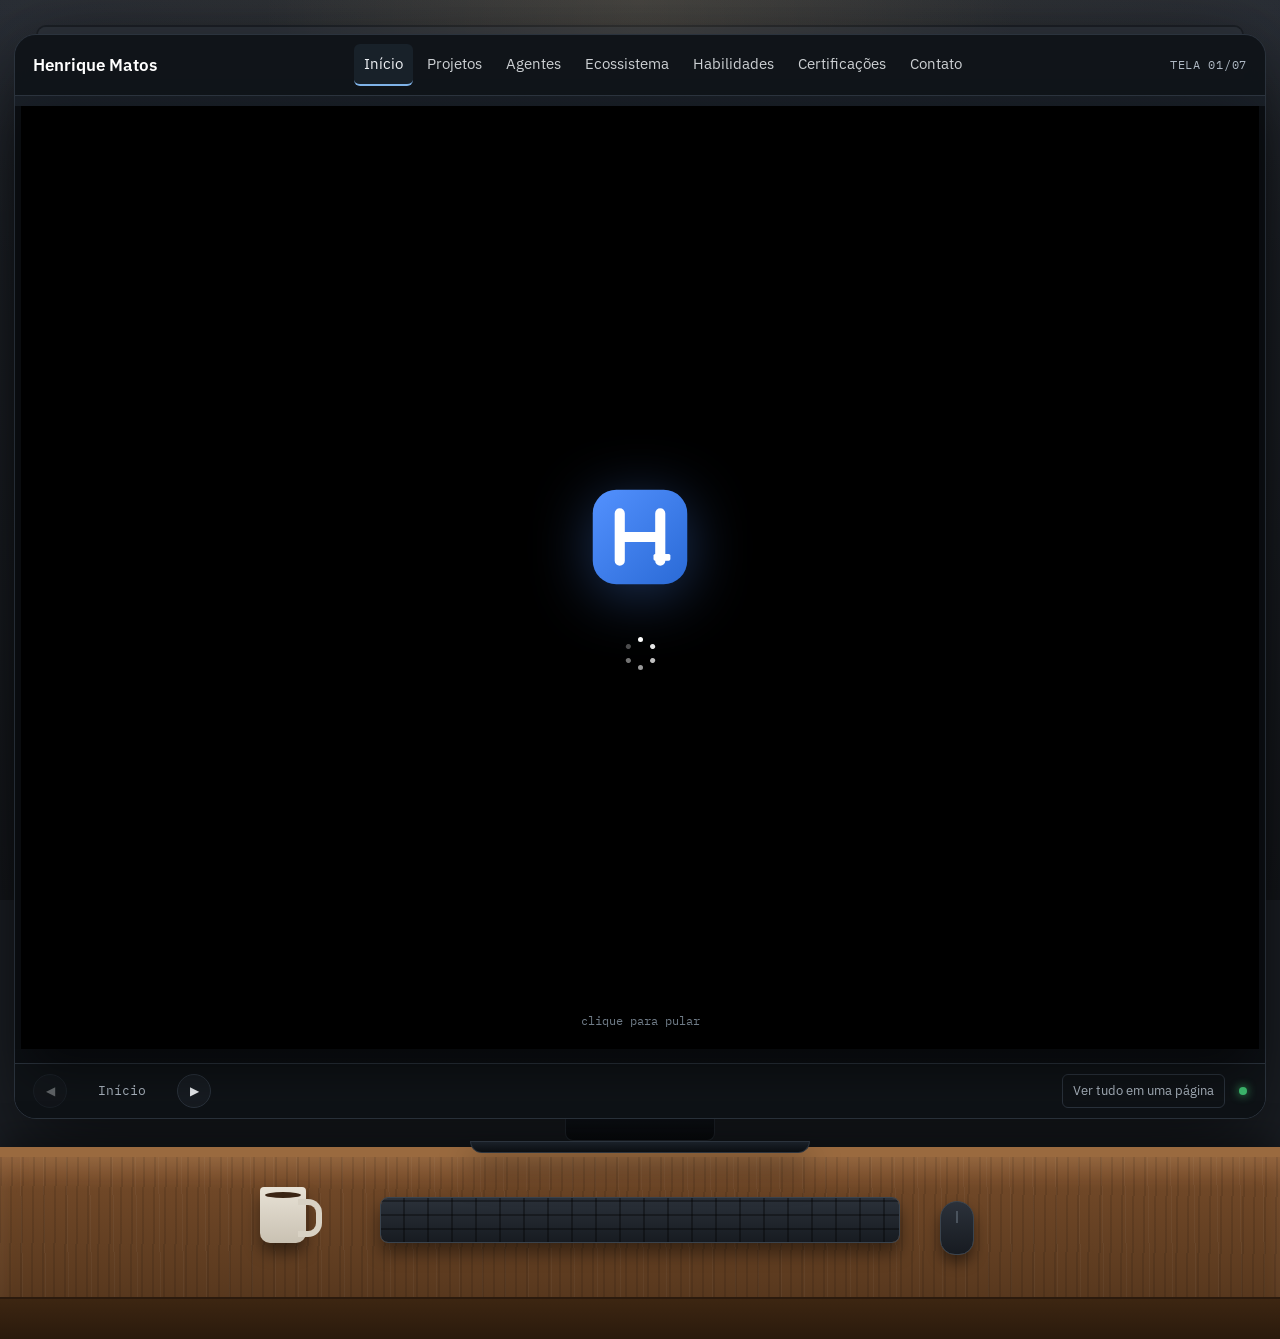
<file: index.html>
<!doctype html>
<html lang="pt-BR">
<head>
<meta charset="utf-8">
<meta name="viewport" content="width=device-width, initial-scale=1">
<title>Henrique Matos · Automação com IA</title>
<meta name="description" content="Portfólio de Henrique Matos: automação de processos com IA, agentes (Claude Code e Hermes Agent), integrações com n8n e APIs, sistemas web e bots.">
<meta name="theme-color" content="#101418">
<!-- Compartilhamento (WhatsApp, LinkedIn). AJUSTE: crie img/og.png com 1200x630 px. -->
<meta property="og:type" content="website">
<meta property="og:title" content="Henrique Matos · Automação com IA">
<meta property="og:description" content="Automação de processos com IA, agentes, integrações e sistemas web. Veja os projetos.">
<meta property="og:url" content="https://henrique-mat0s.github.io/">
<meta property="og:image" content="https://henrique-mat0s.github.io/img/og.png">
<meta name="twitter:card" content="summary_large_image">
<link rel="icon" href="data:image/svg+xml,%3Csvg xmlns='http://www.w3.org/2000/svg' viewBox='0 0 64 64'%3E%3Crect width='64' height='64' rx='12' fill='%23101418'/%3E%3Cpath d='M18 44V20h6v9h16v-9h6v24h-6V35H24v9z' fill='%237FB3E8'/%3E%3C/svg%3E">
<link rel="preconnect" href="https://fonts.googleapis.com">
<link rel="preconnect" href="https://fonts.gstatic.com" crossorigin>
<link href="https://fonts.googleapis.com/css2?family=IBM+Plex+Sans:wght@400;500;600&family=IBM+Plex+Mono:wght@400;500&display=swap" rel="stylesheet">
<style>
/* =========================================================
   Base. Três pilares: clareza (texto curto, um assunto por
   bloco), hierarquia (um h1, h2 por seção, h3 por item) e
   acessibilidade (contraste, foco visível, teclado, movimento
   reduzido, HTML semântico).
   ========================================================= */
:root{
  --bg:#101418;
  --bg-2:#171c22;
  --panel:#1d242c;
  --ink:#EEF1F4;
  --ink-2:#AEB8C3;      /* contraste 8:1 sobre --bg */
  --rule:#2b333d;
  --steel:#7FB3E8;
  --steel-deep:#2F6FBA;
  --gold:#D9A94B;
  --green:#3DBB6F;
  --pcb:#1F5C3C;
  --pcb-2:#2A7A4F;
  --sans:'IBM Plex Sans',system-ui,-apple-system,'Segoe UI',sans-serif;
  --mono:'IBM Plex Mono',ui-monospace,Consolas,monospace;
  --r:10px;
}
*{box-sizing:border-box}
html{scroll-behavior:smooth}
@media (prefers-reduced-motion:reduce){html{scroll-behavior:auto}}
html{background:#1c2026}
body{margin:0;background:transparent;color:var(--ink);font-family:var(--sans);font-size:17px;line-height:1.55;-webkit-font-smoothing:antialiased}
a{color:var(--steel);text-decoration-thickness:1px;text-underline-offset:3px}
a:focus-visible,button:focus-visible,summary:focus-visible{outline:3px solid var(--gold);outline-offset:3px;border-radius:4px}
.wrap{max-width:1120px;margin:0 auto;padding:0 20px}
h1,h2,h3,h4{margin:0;font-weight:600;letter-spacing:-.015em}
h2{font-size:clamp(26px,3vw,32px)}
h3{font-size:21px;letter-spacing:-.01em}
.sub{color:var(--ink-2);margin:8px 0 32px;max-width:62ch}
section.block{padding:80px 0;border-top:1px solid var(--rule);scroll-margin-top:72px}
.eyebrow{font-family:var(--mono);font-size:13px;letter-spacing:.08em;text-transform:uppercase;color:var(--gold);display:block;margin-bottom:10px}
.sr{position:absolute;width:1px;height:1px;overflow:hidden;clip:rect(0 0 0 0);white-space:nowrap}

/* pular para o conteúdo (teclado e leitores de tela) */
.skip{position:absolute;left:16px;top:-60px;background:var(--gold);color:#101418;padding:10px 14px;border-radius:6px;font-weight:600;z-index:50;text-decoration:none}
.skip:focus{top:16px}

/* ===== monitor: cada tela é uma seção ===== */
.monitor{max-width:1380px;margin:34px auto 0;padding:0 14px}
@media (max-width:640px){.monitor{margin-top:34px;padding:0 8px}}
.bezel{position:relative;background:linear-gradient(180deg,#1a2028,#0b0e12);border:1px solid #2b333d;border-radius:22px;box-shadow:0 40px 90px rgba(0,0,0,.55),inset 0 1px 0 rgba(255,255,255,.04)}
.bezel>.top{border-radius:21px 21px 0 0}
.tela-area{position:relative;background:#06080b;min-height:76vh;border-left:6px solid #0b0e12;border-right:6px solid #0b0e12}
@media (max-width:640px){.tela-area{border-left-width:5px;border-right-width:5px}}
.tela-area::after{content:"";position:absolute;inset:0;pointer-events:none;background:repeating-linear-gradient(0deg,rgba(255,255,255,.028) 0 1px,transparent 1px 3px)}
.tela{display:none;transform-origin:50% 50%}
.tela.ativa{display:block}
.tela.saindo{animation:crtOff .3s ease-in forwards}
.tela.entrando{animation:crtOn .5s cubic-bezier(.2,.7,.2,1) both}
@keyframes crtOff{0%{transform:scaleY(1);opacity:1;filter:brightness(1)}55%{transform:scaleY(.01);opacity:1;filter:brightness(2.4)}100%{transform:scaleY(.003) scaleX(.5);opacity:0;filter:brightness(3)}}
@keyframes crtOn{0%{transform:scaleY(.003) scaleX(.5);opacity:0;filter:brightness(3)}40%{transform:scaleY(.01) scaleX(1);opacity:1;filter:brightness(2.4)}100%{transform:scaleY(1);opacity:1;filter:brightness(1)}}
.tela-area.trocando::before{content:"";position:absolute;inset:0;z-index:5;pointer-events:none;background:radial-gradient(ellipse at center,rgba(127,179,232,.18),transparent 60%);animation:flash .5s ease-out both}
@keyframes flash{0%{opacity:0}30%{opacity:1}100%{opacity:0}}
@media (prefers-reduced-motion:reduce){.tela.saindo,.tela.entrando,.tela-area.trocando::before{animation:none}.tela.saindo{display:none}}
main > section.tela{position:relative;margin:10px 10px 14px;border:1px solid #3a434d;border-radius:8px;box-shadow:0 20px 50px rgba(0,0,0,.5)}
@media (max-width:640px){main > section.tela{margin:6px 4px 10px}}
main > section.tela[data-shell="cmd"]{background:#0b0b0d}
main > section.tela[data-shell="ps"]{background:#0b1830}
.tbar{position:absolute;left:0;right:0;top:0;height:36px;display:flex;align-items:center;gap:10px;padding:0 8px 0 10px;background:#1b1f26;border-bottom:1px solid #2b333d;border-radius:7px 7px 0 0;font-family:var(--sans);font-size:13px;color:#d6dde5}
[data-shell="ps"] .tbar{background:#162441;border-bottom-color:#243a66}
.tbar .ico{flex:none;width:18px;height:18px;border-radius:3px;display:grid;place-items:center;font-family:var(--mono);font-size:9.5px;font-weight:700;line-height:1;letter-spacing:-.02em}
.tbar .ico.cmd{background:#000;color:#fff;border:1px solid #555}
.tbar .ico.cmd::before{content:"C:\\"}
.tbar .ico.ps{background:#2a6ad6;color:#fff;border:1px solid #5391fe}
.tbar .ico.ps::before{content:">_"}
.tbar .ttl{flex:1;min-width:0;white-space:nowrap;overflow:hidden;text-overflow:ellipsis}
.tbar .ttl span{color:#8b97a4}
.tbar .ctl{display:flex;gap:2px;flex:none}
.tbar .ctl i{width:34px;height:28px;display:grid;place-items:center;font-style:normal;font-size:13px;color:#d6dde5;border-radius:4px}
.tbar .ctl i:last-child{font-size:14px}
section.block.tela{border-top:0;padding:80px 0 60px}
.hero.tela{padding:80px 0 60px}
.hero.tela{background:radial-gradient(900px 500px at 85% 10%,rgba(47,111,186,.28) 0%,transparent 60%),radial-gradient(700px 400px at 10% 90%,rgba(217,169,75,.10) 0%,transparent 60%),#0b1830}
.prompt{font-family:var(--mono);font-size:13.5px;color:var(--ink-2);margin:0 0 14px}
.prompt b{color:#5391fe;font-weight:500}
.eyebrow{text-transform:none;letter-spacing:.02em;color:var(--ink-2)}
[data-shell="cmd"] .eyebrow::before{content:"C:\\Users\\Henrique> ";color:#d6dde5}
[data-shell="ps"] .eyebrow::before{content:"PS C:\\Users\\Henrique> ";color:#5391fe}
.eyebrow b{color:var(--gold);font-weight:400}
@media (max-width:640px){[data-shell="cmd"] .eyebrow::before{content:"C:\\> "}[data-shell="ps"] .eyebrow::before{content:"PS> "}}
.bezel-bottom{display:flex;align-items:center;justify-content:space-between;gap:12px;padding:10px 18px;border-top:1px solid var(--rule);background:rgba(16,20,24,.92);border-radius:0 0 21px 21px}
.setas{display:flex;align-items:center;gap:10px}
.setas button{appearance:none;width:34px;height:34px;border-radius:50%;border:1px solid var(--rule);background:var(--bg-2);color:var(--ink);font-size:12px;cursor:pointer;display:grid;place-items:center}
.setas button:hover{border-color:var(--steel)}
.setas button:disabled{opacity:.35;cursor:default}
.tela-nome{font-family:var(--mono);font-size:13px;color:var(--ink-2);min-width:90px;text-align:center}
.contador{font-family:var(--mono);font-size:12px;color:var(--ink-2);letter-spacing:.06em;white-space:nowrap}
@media (max-width:900px){.contador{display:none}}
.bezel-dir{display:flex;align-items:center;gap:14px}
.led{width:8px;height:8px;border-radius:50%;background:var(--green);box-shadow:0 0 10px var(--green)}
.ctl-modo{appearance:none;border:1px solid var(--rule);background:transparent;color:var(--ink-2);font:inherit;font-size:13px;padding:6px 10px;border-radius:6px;cursor:pointer}
.ctl-modo:hover{border-color:var(--steel);color:var(--ink)}
.pe{width:150px;height:22px;margin:0 auto;background:linear-gradient(180deg,#141920,#0b0e12);border:1px solid #2b333d;border-top:0;border-radius:0 0 8px 8px}
.base{position:relative;z-index:1;width:340px;max-width:70%;height:12px;margin:0 auto;background:linear-gradient(180deg,#1a2028,#0b0e12);border:1px solid #2b333d;border-radius:0 0 14px 14px;box-shadow:0 18px 30px rgba(0,0,0,.5)}
.modo-pagina .tela{display:block!important;animation:none!important}
.modo-pagina section.block.tela{border-top:1px solid var(--rule)}
.modo-pagina .setas,.modo-pagina .contador{display:none}
.modo-pagina .tela-area::after{display:none}
@media print{.tela{display:block!important}.top,.bezel-bottom,.pe,.base{display:none!important}.bezel{border:0;box-shadow:none}.tela-area{border:0}}

/* ===== inicialização (boot) do monitor ===== */
#boot{position:absolute;inset:0;z-index:30;background:#000;display:flex;flex-direction:column;align-items:center;justify-content:center;gap:44px;cursor:pointer;border-radius:0}
#boot.off{display:none}
#boot.saindo{animation:bootOut .35s ease-in forwards}
#boot .boot-logo{width:108px;height:108px;opacity:0;animation:bootIn .5s .2s ease-out forwards;filter:drop-shadow(0 10px 30px rgba(83,145,254,.35))}
#boot .boot-logo svg{width:100%;height:100%;display:block}
#boot .cursor{animation:cursor 1s steps(2,end) infinite}
#boot .boot-spin{position:relative;width:36px;height:36px;opacity:0;animation:bootIn .4s .6s ease-out forwards,spin 1.1s linear infinite}
#boot .boot-spin i{position:absolute;left:50%;top:50%;width:5px;height:5px;margin:-2.5px;border-radius:50%;background:#fff}
#boot .boot-spin i:nth-child(1){transform:rotate(0deg) translateY(-14px)}
#boot .boot-spin i:nth-child(2){transform:rotate(60deg) translateY(-14px);opacity:.9}
#boot .boot-spin i:nth-child(3){transform:rotate(120deg) translateY(-14px);opacity:.75}
#boot .boot-spin i:nth-child(4){transform:rotate(180deg) translateY(-14px);opacity:.6}
#boot .boot-spin i:nth-child(5){transform:rotate(240deg) translateY(-14px);opacity:.45}
#boot .boot-spin i:nth-child(6){transform:rotate(300deg) translateY(-14px);opacity:.3}
#boot .boot-dica{position:absolute;bottom:18px;left:0;right:0;text-align:center;margin:0;font-family:var(--mono);font-size:12px;color:#6f7b87;opacity:0;animation:bootIn .4s 1.1s ease-out forwards}
@keyframes bootIn{to{opacity:1}}
@keyframes bootOut{to{opacity:0}}
@keyframes spin{to{transform:rotate(360deg)}}
@keyframes cursor{to{opacity:0}}
@media (prefers-reduced-motion:reduce){#boot{display:none}}

/* ===== topo ===== */
.top{position:sticky;top:0;z-index:20;background:rgba(16,20,24,.92);backdrop-filter:blur(8px);border-bottom:1px solid var(--rule)}
.top .wrap{display:flex;justify-content:space-between;align-items:center;min-height:60px;gap:16px;max-width:none;padding:0 18px}
.brand{font-weight:600;color:#fff;text-decoration:none}
nav ul{display:flex;gap:4px;margin:0;padding:0;list-style:none;flex-wrap:wrap;justify-content:flex-end}
nav a{color:var(--ink);opacity:.85;text-decoration:none;font-size:15px;padding:8px 10px;border-radius:6px;display:inline-block;border-bottom:2px solid transparent}
nav a[aria-current="true"]{opacity:1;border-bottom-color:var(--steel);background:rgba(127,179,232,.08)}
nav a:hover{opacity:1;background:rgba(255,255,255,.06)}
@media (max-width:640px){
  .top .wrap{flex-direction:column;align-items:flex-start;gap:0;min-height:0;padding-top:10px;padding-bottom:4px}
  nav{width:100%;margin-left:-20px;margin-right:-20px;width:calc(100% + 40px)}
  nav ul{flex-wrap:nowrap;overflow-x:auto;justify-content:flex-start;padding:0 14px 6px;scrollbar-width:none;-webkit-overflow-scrolling:touch}
  nav ul::-webkit-scrollbar{display:none}
  nav a{padding:8px 8px;font-size:14px;white-space:nowrap}
  section.block{scroll-margin-top:96px}
}

/* ===== hero ===== */
.hero{position:relative;padding:72px 0 80px;overflow:hidden}
.hero .wrap{display:grid;grid-template-columns:1.15fr .85fr;gap:48px;align-items:center}
@media (max-width:900px){.hero .wrap{grid-template-columns:1fr;gap:36px}.hero{padding:48px 0 64px}}
.status{display:inline-flex;align-items:center;gap:10px;font-family:var(--mono);font-size:13px;color:var(--ink);padding:8px 14px;border:1px solid rgba(255,255,255,.22);border-radius:999px;background:rgba(23,28,34,.7)}
.status::before{content:"";flex:none;width:9px;height:9px;border-radius:50%;background:var(--green);box-shadow:0 0 0 3px rgba(61,187,111,.25)}
.hero h1{font-size:clamp(34px,5vw,58px);line-height:1.08;letter-spacing:-.03em;margin:22px 0 20px;max-width:18ch;color:#fff}
.hero h1 em{font-style:normal;color:var(--steel)}
.hero p.lead{font-size:clamp(17px,1.6vw,20px);color:#d6dde5;max-width:56ch;margin:0 0 30px}
.acts{display:flex;gap:12px;flex-wrap:wrap}
.btn{display:inline-flex;align-items:center;gap:8px;padding:12px 18px;border-radius:7px;font-weight:500;text-decoration:none;border:1px solid var(--ink);color:var(--ink);font-size:16px;line-height:1.2}
.btn.primary{background:var(--ink);color:var(--bg)}
.btn.primary:hover{background:#fff}
.btn.ghost:hover{background:rgba(255,255,255,.08)}
.btn svg{width:18px;height:18px;flex:none}

/* lado visual do hero: a foto quando existir; sem foto, o terminal */
.visual{position:relative;min-width:0}
.visual .foto{display:none;width:auto;max-width:100%;max-height:620px;height:auto;border-radius:16px;border:1px solid var(--rule);margin:0 auto;box-shadow:0 30px 60px rgba(0,0,0,.45)}
@media (max-width:900px){.visual .foto{max-height:520px}}
.visual.tem-foto .foto{display:block}
.visual.tem-foto .term{display:none}
.term{background:#0c1014;border:1px solid var(--rule);border-radius:12px;overflow:hidden;box-shadow:0 30px 60px rgba(0,0,0,.45);font-family:var(--mono);font-size:13.5px;line-height:1.7}
.term .bar{display:flex;align-items:center;gap:8px;padding:10px 14px;background:#13181e;border-bottom:1px solid var(--rule);color:var(--ink-2);font-size:12px}
.term .bar i{width:11px;height:11px;border-radius:50%;background:#2b333d;display:inline-block}
.term .bar span{margin-left:auto}
.term pre{margin:0;padding:16px 18px;color:#c9d2db;white-space:pre-wrap;word-break:break-word}
.term .c{color:#8b97a4}.term .k{color:var(--steel)}.term .g{color:var(--green)}.term .y{color:var(--gold)}.term .p{color:#e39cff}
@media (max-width:900px){.term{font-size:12.5px}}

/* números do topo */
.nums{display:grid;grid-template-columns:repeat(3,1fr);gap:16px;margin-top:40px;max-width:640px}
@media (max-width:560px){.nums{grid-template-columns:1fr 1fr}}
.num{border-left:2px solid var(--steel);padding:2px 0 2px 14px}
.num b{display:block;font-size:26px;letter-spacing:-.02em;font-weight:600;line-height:1.1}
.num span{color:var(--ink-2);font-size:14px}

/* ===== projetos ===== */
.destaques{display:grid;grid-template-columns:repeat(3,1fr);gap:20px;margin:0 0 56px;padding:0;list-style:none}
@media (max-width:900px){.destaques{grid-template-columns:1fr}}
.card{background:var(--bg-2);border:1px solid var(--rule);border-radius:var(--r);padding:22px 22px 20px;display:flex;flex-direction:column;gap:12px;min-width:0}
.card .topo{display:flex;justify-content:space-between;align-items:center;gap:8px 10px;flex-wrap:wrap;font-family:var(--mono);font-size:12.5px;color:var(--ink-2)}
.card .topo>span:first-child{white-space:nowrap}
.card h3{font-size:19px}
.card p{margin:0;color:var(--ink-2);font-size:15.5px}
.card .stack{margin-top:auto;padding-top:10px}
.card .links{margin:0}
.tag{display:inline-block;padding:3px 9px;border-radius:5px;font-size:12.5px;font-family:var(--mono);white-space:nowrap}
.tag.pub{background:rgba(127,179,232,.15);color:var(--steel)}
.tag.emp{background:rgba(217,169,75,.16);color:var(--gold)}
.tag.prep{background:rgba(174,184,195,.14);color:var(--ink-2)}
.tag.ia{background:rgba(227,156,255,.14);color:#e39cff}
.stack{font-family:var(--mono);font-size:13px;color:var(--ink-2);line-height:1.7}
.lista-h{display:flex;align-items:baseline;justify-content:space-between;gap:16px;margin-bottom:8px;flex-wrap:wrap}
.lista-h h3{font-size:19px}
.lista-h span{color:var(--ink-2);font-size:14px}
.proj{display:grid;grid-template-columns:170px 1fr;gap:24px;padding:28px 0;border-top:1px solid var(--rule)}
.proj:last-of-type{border-bottom:1px solid var(--rule)}
@media (max-width:640px){.proj{grid-template-columns:1fr;gap:8px}}
.proj .meta{font-family:var(--mono);font-size:13px;color:var(--ink-2);line-height:1.7}
.proj .meta b{display:block;color:var(--ink);font-weight:500}
.proj .meta .tag{margin-top:8px;white-space:normal;line-height:1.4}
.proj h3{margin:0 0 8px}
.proj p{margin:0 0 12px;max-width:64ch;color:var(--ink-2)}
.proj ul{margin:0 0 14px;padding-left:18px;color:var(--ink-2)}
.proj ul li{margin:4px 0}
.links{margin:12px 0 0;display:flex;gap:18px;flex-wrap:wrap}
.links a{font-size:15px}
.proj .shot{display:block;margin:16px 0 0;max-width:620px;border:1px solid var(--rule);border-radius:8px;overflow:hidden;background:#0d1115}
.proj .shot img{display:block;width:100%;height:auto}
.img-falta{padding:18px 16px;font-family:var(--mono);font-size:13px;color:var(--gold);background:#0d1115}
.galeria{margin-top:16px;max-width:720px}
.galeria figure.shot{margin:0;max-width:none}
.galeria figcaption{padding:8px 12px;font-size:13px;color:var(--ink-2);border-top:1px solid var(--rule);background:var(--bg-2)}
.galeria .thumbs{display:flex;gap:8px;margin-top:10px;flex-wrap:wrap}
.galeria .thumbs button{appearance:none;padding:0;border:2px solid var(--rule);border-radius:6px;background:#0d1115;cursor:pointer;width:104px;overflow:hidden;line-height:0}
.galeria .thumbs button img{width:100%;height:68px;object-fit:cover;object-position:top;display:block;opacity:.75}
.galeria .thumbs button:hover img{opacity:1}
.galeria .thumbs button[aria-pressed="true"]{border-color:var(--steel)}
.galeria .thumbs button[aria-pressed="true"] img{opacity:1}

/* como trabalho */
.como{margin-top:40px;background:var(--bg-2);border:1px solid var(--rule);border-radius:var(--r);padding:22px 24px}
.como h3{font-size:17px;margin-bottom:12px}
.como ol{margin:0;padding:0;list-style:none;display:grid;grid-template-columns:repeat(3,1fr);gap:14px;counter-reset:passo}
@media (max-width:900px){.como ol{grid-template-columns:1fr}}
.como li{position:relative;padding:14px 14px 14px 46px;background:var(--panel);border:1px solid var(--rule);border-radius:8px;font-size:15px;color:var(--ink-2)}
.como li::before{counter-increment:passo;content:counter(passo);position:absolute;left:14px;top:13px;width:22px;height:22px;border-radius:50%;background:var(--steel);color:#101418;font-family:var(--mono);font-size:12px;font-weight:600;display:grid;place-items:center}
.como li b{color:var(--ink);font-weight:500;display:block;margin-bottom:2px}
.como p{margin:14px 0 0;color:var(--ink-2);font-size:14.5px;max-width:80ch}
.como code{font-family:var(--mono);font-size:13px;background:var(--panel);padding:1px 5px;border-radius:4px}

/* ===== agentes: Claude Code e Hermes ===== */
.agentes{display:grid;grid-template-columns:1fr 1fr;gap:24px}
@media (max-width:900px){.agentes{grid-template-columns:1fr}}
@media (max-width:640px){.agente .cab{padding:18px 16px 4px}.cfg{margin:14px 12px 0;font-size:11.5px}.cfg pre{padding:12px 12px}.agente ul{margin:16px 16px 18px}}
.agente{background:var(--bg-2);border:1px solid var(--rule);border-radius:var(--r);overflow:hidden;display:flex;flex-direction:column}
.agente .cab{padding:22px 24px 6px}
.agente .cab .eyebrow{margin-bottom:6px}
.agente .cab p{margin:8px 0 0;color:var(--ink-2);font-size:15.5px;max-width:56ch}
.cfg{margin:16px 24px 0;background:#0c1014;border:1px solid var(--rule);border-radius:10px;overflow:hidden;font-family:var(--mono);font-size:13px;line-height:1.75}
.cfg .bar{display:flex;align-items:center;gap:8px;padding:9px 14px;background:#13181e;border-bottom:1px solid var(--rule);color:var(--ink-2);font-size:12px}
.cfg .bar i{width:10px;height:10px;border-radius:50%;background:#2b333d;display:inline-block}
.cfg .bar span{margin-left:auto}
.cfg pre{margin:0;padding:14px 16px;color:#c9d2db;white-space:pre;overflow-x:auto}
.cfg .c{color:#8b97a4}.cfg .k{color:var(--steel)}.cfg .g{color:var(--green)}.cfg .y{color:var(--gold)}.cfg .p{color:#e39cff}
.agente ul{margin:18px 24px 22px;padding-left:18px;color:var(--ink-2);font-size:15.5px}
.agente ul li{margin:6px 0}
.agente ul li b{color:var(--ink);font-weight:500}
/* mapas (SVG no desktop, lista no celular) */
.mapa{scroll-margin-top:84px;margin:40px 0 0;background:var(--bg-2);border:1px solid var(--rule);border-radius:var(--r);padding:22px 24px 18px}
.mapa+.mapa{margin-top:24px}
.mapa figcaption{color:var(--ink-2);font-size:15.5px;margin:0 0 18px;max-width:72ch}
.mapa figcaption b{color:var(--ink);font-weight:600}
.mapa svg{display:block;width:100%;height:auto}
.mapa text{font-family:var(--sans)}
.mapa .mono{font-family:var(--mono)}
.mapa .t-title{fill:var(--ink);font-size:16px;font-weight:600}
.mapa .t-title.s{font-size:14.5px}
.mapa .t-sub{fill:var(--ink-2);font-size:13px}
.mapa .t-col{fill:var(--gold);font-size:12px;letter-spacing:.08em}
.mapa .lilac{fill:#e39cff}
.mapa .gold-t{fill:var(--gold)}
.mapa .node rect{fill:var(--panel);stroke:var(--rule);stroke-width:1.5}
.mapa .node.gold rect{stroke:var(--gold)}
.mapa .node.lilac rect{stroke:#e39cff}
.mapa .node circle{fill:var(--steel)}
.mapa .l-steel{fill:none;stroke:var(--steel);stroke-width:2.5}
.mapa .l-gold{fill:none;stroke:var(--gold);stroke-width:1.8}
.mapa .l-lilac{fill:none;stroke:#e39cff;stroke-width:1.8;stroke-dasharray:6 5}
.mapa .l-rule{fill:none;stroke:var(--ink-2);stroke-width:1.2}
.mapa .dot{display:inline-block;width:9px;height:9px;border-radius:50%;background:var(--steel);vertical-align:middle;margin:0 2px}
.mapa .so-mobile{display:none}
@media (max-width:720px){.mapa .so-desktop{display:none}.mapa div.so-mobile{display:block}.mapa ol.so-mobile{display:grid}.mapa{padding:18px 16px 14px}}
.mapa-m{list-style:none;margin:0;padding:0 0 0 18px;border-left:2px solid var(--steel);display:grid;gap:10px}
.mapa-m li{position:relative;background:var(--panel);border:1px solid var(--rule);border-radius:8px;padding:10px 12px;font-size:15px}
.mapa-m li::before{content:"";position:absolute;left:-24px;top:16px;width:10px;height:10px;border-radius:50%;background:var(--steel);border:2px solid var(--bg-2)}
.mapa-m li.gold{border-color:var(--gold)}.mapa-m li.gold::before{background:var(--gold)}
.mapa-m li.lilac{border-color:#e39cff}.mapa-m li.lilac::before{background:#e39cff}
.mapa-m li.atuo::after{content:"";position:absolute;right:10px;top:10px;width:8px;height:8px;border-radius:50%;background:var(--steel)}
.mapa-m li b{display:block;color:var(--ink);font-weight:600}
.mapa-m li span{display:block;color:var(--ink-2);font-size:14px}
.mapa-m li.av{display:flex;align-items:center;gap:12px}
.mapa-m li.av img{flex:none;width:56px;height:56px;border-radius:50%;background:#EEF1F4;border:2px solid var(--steel);object-fit:cover}
.mapa-m-cols h4{font-family:var(--mono);font-size:12px;letter-spacing:.08em;text-transform:uppercase;color:var(--gold);margin:18px 0 8px}
.mapa-m-cols h4:first-child{margin-top:0}
.t-legenda{font-family:var(--mono);font-size:12px;color:var(--ink-2);margin:14px 0 0}

/* ===== habilidades ===== */
.cols{display:grid;grid-template-columns:repeat(3,1fr);gap:32px}
@media (max-width:800px){.cols{grid-template-columns:1fr}}
.cols h3{font-size:16px;margin:0 0 12px;padding-top:12px;border-top:2px solid var(--steel)}
.cols h3.ia{border-top-color:#e39cff}
.tags{display:flex;flex-wrap:wrap;gap:8px;margin:0;padding:0;list-style:none}
.tags li{font-size:14px;padding:6px 10px;border:1px solid var(--rule);border-radius:5px;background:var(--bg-2)}

/* ===== cenário: escritório com janela para a Paulista ===== */
#cenario{position:fixed;inset:0;z-index:-1;pointer-events:none;overflow:hidden;
  background:
    linear-gradient(180deg,rgba(255,255,255,.03),transparent 30%),
    radial-gradient(1200px 500px at 50% -10%,rgba(217,169,75,.08),transparent 60%),
    linear-gradient(180deg,#232830 0%,#1c2026 60%,#171a1f 100%)}
.janela{position:absolute;left:3vw;right:3vw;top:3vh;bottom:0;border:12px solid #2b3038;border-bottom:0;border-radius:8px 8px 0 0;background:#0a0d14;
  box-shadow:0 0 0 2px #1a1e24,0 30px 80px rgba(0,0,0,.6),inset 0 0 60px rgba(0,0,0,.55)}
.janela .vista{position:absolute;inset:0;width:100%;height:100%;display:block}
.janela .caixilho{position:absolute;inset:0}
.janela .caixilho i{position:absolute;background:#2b3038;box-shadow:0 0 0 1px #1a1e24}
.janela .caixilho i:nth-child(1){left:33.33%;top:0;bottom:0;width:10px;transform:translateX(-50%)}
.janela .caixilho i:nth-child(2){left:66.66%;top:0;bottom:0;width:10px;transform:translateX(-50%)}
.janela .caixilho i:nth-child(3){top:38%;left:0;right:0;height:10px}
.janela .reflexo{position:absolute;inset:0;background:linear-gradient(115deg,rgba(255,255,255,.07) 0%,rgba(255,255,255,0) 35%,rgba(255,255,255,0) 60%,rgba(255,255,255,.04) 100%)}
.luminaria{position:absolute;left:50%;top:0;width:60vw;height:40vh;transform:translateX(-50%);background:radial-gradient(ellipse at 50% 0%,rgba(255,220,160,.10),transparent 70%)}
@media (max-width:640px){.janela{left:2vw;right:2vw;top:2vh;border-width:7px}.janela .caixilho i{width:6px}.janela .caixilho i:nth-child(3){height:6px}}
/* luzes da cidade piscando */
.pisca{animation:pisca 4s ease-in-out infinite}
.luz{animation:luz 1.6s ease-in-out infinite}
@keyframes pisca{0%,100%{opacity:.25}50%{opacity:.95}}
@keyframes luz{0%,100%{opacity:1}50%{opacity:.15}}
#cenario.parado .pisca,#cenario.parado .luz{animation:none}
@media (prefers-reduced-motion:reduce){.pisca,.luz{animation:none}}
/* mesa de madeira onde o monitor fica */
.mesa{position:relative;margin-top:-6px;padding:30px 0 0;
  background:
    repeating-linear-gradient(91deg,rgba(0,0,0,.10) 0 2px,transparent 2px 11px),
    repeating-linear-gradient(89deg,rgba(255,255,255,.035) 0 1px,transparent 1px 23px),
    linear-gradient(180deg,#8a5a33 0,#6f4727 18%,#5b3a1f 70%,#4a2f19 100%);
  border-top:10px solid #9a6a3f;box-shadow:inset 0 12px 20px rgba(255,235,200,.08),0 -10px 30px rgba(0,0,0,.35)}
.mesa::after{content:"";display:block;height:40px;background:linear-gradient(180deg,#3d2612,#2a1a0c);border-top:2px solid #2b1a0d}
.mesa .objetos{position:relative;max-width:1380px;margin:0 auto;height:110px}
.teclado{position:absolute;left:50%;top:10px;transform:translateX(-50%);width:min(520px,70%);height:46px;border-radius:8px;background:linear-gradient(180deg,#2b313a,#171b21);border:1px solid #3a434d;box-shadow:0 10px 18px rgba(0,0,0,.45);
  background-image:repeating-linear-gradient(90deg,transparent 0 22px,rgba(0,0,0,.35) 22px 24px),repeating-linear-gradient(0deg,transparent 0 12px,rgba(0,0,0,.35) 12px 14px),linear-gradient(180deg,#2b313a,#171b21);background-clip:padding-box}
.mouse{position:absolute;left:calc(50% + min(300px,40%));top:14px;width:34px;height:54px;border-radius:17px 17px 15px 15px;background:linear-gradient(180deg,#2b313a,#171b21);border:1px solid #3a434d;box-shadow:0 8px 14px rgba(0,0,0,.45)}
.mouse::after{content:"";position:absolute;left:50%;top:9px;width:2px;height:12px;background:#4a535d;transform:translateX(-50%)}
.caneca{position:absolute;left:calc(50% - min(380px,45%));top:0;width:46px;height:56px;border-radius:4px 4px 10px 10px;background:linear-gradient(180deg,#e8e2d6,#c9c1b2);box-shadow:0 10px 16px rgba(0,0,0,.45)}
.caneca::before{content:"";position:absolute;right:-16px;top:12px;width:18px;height:26px;border:6px solid #d8d1c3;border-left:0;border-radius:0 14px 14px 0}
.caneca::after{content:"";position:absolute;left:5px;top:5px;width:36px;height:6px;border-radius:50%;background:#3a2414}
.placa{position:absolute;right:calc(50% - min(560px,48%));top:28px;padding:8px 12px;background:linear-gradient(180deg,#3a2a18,#2a1d10);border:1px solid #5a3f22;border-radius:4px;color:#d9c7a6;font-family:var(--mono);font-size:12px;letter-spacing:.06em;box-shadow:0 8px 14px rgba(0,0,0,.45)}
@media (max-width:640px){.mesa .objetos{height:70px}.teclado{height:34px;width:80%}.mouse,.caneca{display:none}}
footer{padding:0 0 40px;border-top:0;background:transparent}
footer .wrap{padding-top:22px}

/* ===== filtros de projetos ===== */
.filtros{display:flex;flex-wrap:wrap;gap:8px;align-items:center;margin:0 0 24px}
.filtros .rot{font-family:var(--mono);font-size:12.5px;color:var(--ink-2);margin-right:4px}
.chip{appearance:none;border:1px solid var(--rule);background:var(--bg-2);color:var(--ink);font:inherit;font-size:14px;padding:7px 12px;border-radius:999px;cursor:pointer;line-height:1.2}
.chip:hover{border-color:var(--steel)}
.chip[aria-pressed="true"]{background:var(--ink);color:var(--bg);border-color:var(--ink)}
.chip .n{font-family:var(--mono);font-size:12px;opacity:.75;margin-left:4px}
.lista-h .acoes{display:flex;gap:8px;align-items:center;flex-wrap:wrap}
.btn-mini{appearance:none;border:1px solid var(--rule);background:transparent;color:var(--ink-2);font:inherit;font-size:13.5px;padding:6px 10px;border-radius:6px;cursor:pointer}
.btn-mini:hover{border-color:var(--steel);color:var(--ink)}
.card[hidden],.proj[hidden]{display:none}
.vazio-filtro{color:var(--ink-2);padding:28px 0;border-top:1px solid var(--rule);border-bottom:1px solid var(--rule)}

/* projeto como details (abrir/recolher) */
details.proj{display:block;padding:0}
details.proj summary{display:grid;grid-template-columns:170px 1fr auto;gap:24px;padding:22px 0;cursor:pointer;list-style:none;align-items:start}
details.proj summary::-webkit-details-marker{display:none}
@media (max-width:640px){details.proj summary{grid-template-columns:1fr;gap:8px}}
details.proj summary .curto{margin:6px 0 0;color:var(--ink-2);font-size:15.5px;max-width:64ch}
details.proj summary .chev{width:28px;height:28px;border:1px solid var(--rule);border-radius:50%;display:grid;place-items:center;color:var(--ink-2);margin-top:2px;flex:none}
details.proj summary .chev::before{content:"";width:8px;height:8px;border-right:1.5px solid currentColor;border-bottom:1.5px solid currentColor;transform:rotate(45deg) translate(-1px,-1px);transition:transform .2s}
details[open].proj summary .chev::before{transform:rotate(-135deg) translate(-1px,-1px)}
@media (max-width:640px){details.proj summary .chev{position:absolute;right:0;top:22px}details.proj summary{position:relative;padding-right:40px}}
details[open].proj summary .curto{display:none}
details[open].proj summary .meta{display:none}
details.proj summary .tit{grid-column:2}
details.proj summary .chev{grid-column:3}
details[open].proj summary{padding-bottom:12px}
@media (max-width:640px){details.proj summary .tit,details.proj summary .chev{grid-column:auto}}
details.proj summary:hover h3{text-decoration:underline;text-underline-offset:4px;text-decoration-thickness:1px}
details.proj .corpo{display:grid;grid-template-columns:170px 1fr;gap:24px;padding:0 0 26px}
@media (max-width:640px){details.proj .corpo{grid-template-columns:1fr}}
details.proj .corpo p:first-child{margin-top:0}
@media (prefers-reduced-motion:reduce){details.proj summary .chev::before{transition:none}}

/* ===== certificações ===== */
.cert-resumo{display:flex;gap:28px;flex-wrap:wrap;margin:0 0 28px;padding:16px 20px;background:var(--bg-2);border:1px solid var(--rule);border-radius:var(--r)}
.cert-resumo div b{display:block;font-size:22px;letter-spacing:-.02em;line-height:1.1}
.cert-resumo div span{color:var(--ink-2);font-size:14px}
.cert-grupo{margin-top:28px}
.cert-grupo h3{font-size:17px;margin:0 0 4px;display:flex;align-items:center;gap:10px;flex-wrap:wrap}
.cert-grupo h3 .org{font-family:var(--mono);font-size:12px;font-weight:400;color:var(--ink-2);letter-spacing:.04em}
.cert-grupo .desc{color:var(--ink-2);font-size:14.5px;margin:0 0 14px;max-width:70ch}
.certs{display:grid;grid-template-columns:repeat(3,1fr);gap:12px;margin:0;padding:0;list-style:none}
@media (max-width:900px){.certs{grid-template-columns:1fr 1fr}}
@media (max-width:560px){.certs{grid-template-columns:1fr}}
.cert{background:var(--bg-2);border:1px solid var(--rule);border-radius:10px;padding:14px 16px;display:flex;flex-direction:column;gap:6px;min-width:0}
.cert.ia{border-top:2px solid #e39cff}.cert.ibm{border-top:2px solid var(--steel)}.cert.ifrs{border-top:2px solid var(--green)}.cert.ms{border-top:2px solid var(--gold)}.cert.outro{border-top:2px solid var(--ink-2)}
.cert b{font-weight:600;font-size:15.5px;line-height:1.3}
.cert .meta{font-family:var(--mono);font-size:12.5px;color:var(--ink-2);line-height:1.6}
.cert .meta em{font-style:normal;color:var(--gold)}
.cert a.ver{margin-top:auto;font-size:14px;display:inline-flex;align-items:center;gap:6px;align-self:flex-start}
.cert a.ver::after{content:"↗";font-size:12px}
.cert .sem{margin-top:auto;font-size:13px;color:var(--ink-2)}

/* ===== contato ===== */
.contato{display:grid;grid-template-columns:1fr 1fr;gap:40px;align-items:start}
.credito{grid-column:1/-1;margin:28px 0 0;font-family:var(--mono);font-size:12.5px;color:var(--ink-2)}
.credito b{color:#5391fe;font-weight:500}
@media (max-width:800px){.contato{grid-template-columns:1fr}}
.canais{margin:0;padding:0;list-style:none;display:grid;gap:12px}
.canais li a{display:flex;align-items:center;gap:14px;padding:16px 18px;background:var(--bg-2);border:1px solid var(--rule);border-radius:var(--r);text-decoration:none;color:var(--ink)}
.canais li a:hover{border-color:var(--steel)}
.canais svg{width:22px;height:22px;flex:none;color:var(--steel)}
.canais b{display:block;font-weight:500}
.canais span{display:block;color:var(--ink-2);font-size:14px;font-family:var(--mono)}

footer{padding:36px 0 56px;color:var(--ink-2);font-size:14px;border-top:1px solid var(--rule)}
footer .wrap{display:flex;justify-content:space-between;gap:16px;flex-wrap:wrap;color:#d9c7a6}
footer a{color:#d9c7a6}
</style>
</head>
<body>
<a class="skip" href="#conteudo">Pular para o conteúdo</a>
<div id="cenario" aria-hidden="true">
  <div class="janela">
    <svg class="vista" id="vista" viewBox="0 0 1200 600" preserveAspectRatio="xMidYMax slice" xmlns="http://www.w3.org/2000/svg">
      <defs>
        <linearGradient id="ceu" x1="0" y1="0" x2="0" y2="1">
          <stop offset="0" stop-color="#070b16"/><stop offset=".45" stop-color="#142443"/><stop offset=".8" stop-color="#5a3a4a"/><stop offset="1" stop-color="#d9773a"/>
        </linearGradient>
        <pattern id="jan1" width="10" height="14" patternUnits="userSpaceOnUse"><rect x="2" y="3" width="4" height="6" fill="#f3d9a0" opacity=".85"/></pattern>
        <pattern id="jan2" width="12" height="16" patternUnits="userSpaceOnUse"><rect x="2" y="4" width="4" height="6" fill="#f3d9a0" opacity=".55"/><rect x="8" y="10" width="3" height="4" fill="#bcd3f0" opacity=".5"/></pattern>
        <pattern id="jan3" width="9" height="13" patternUnits="userSpaceOnUse"><rect x="2" y="3" width="3" height="5" fill="#bcd3f0" opacity=".35"/></pattern>
      </defs>
      <rect width="1200" height="600" fill="url(#ceu)"/>
      <g id="estrelas"></g>
      <g id="predios"></g>
      <g id="antenas"></g>
      <rect x="0" y="560" width="1200" height="40" fill="#0a0d14"/>
      <g id="rua"></g>
    </svg>
    <div class="caixilho"><i></i><i></i><i></i></div>
    <div class="reflexo"></div>
  </div>
  <div class="luminaria"></div>
</div>

<div class="monitor">
<div class="bezel">
<header class="top" id="topo">
  <div class="wrap">
    <a class="brand" href="#inicio">Henrique Matos</a>
    <nav aria-label="Telas do portfólio">
      <ul>
        <li><a href="#inicio">Início</a></li>
        <li><a href="#projetos">Projetos</a></li>
        <li><a href="#agentes">Agentes</a></li>
        <li><a href="#ecossistema">Ecossistema</a></li>
        <li><a href="#habilidades">Habilidades</a></li>
        <li><a href="#certificacoes">Certificações</a></li>
        <li><a href="#contato">Contato</a></li>
      </ul>
    </nav>
    <span class="contador" id="contador" aria-hidden="true">TELA 01/07</span>
  </div>
</header>

<main id="conteudo" class="tela-area">
<p class="sr" id="anuncio" aria-live="polite"></p>
<div id="boot" aria-hidden="true">
  <div class="boot-logo">
    <svg viewBox="0 0 64 64" xmlns="http://www.w3.org/2000/svg">
      <defs><linearGradient id="bl" x1="0" y1="0" x2="1" y2="1"><stop offset="0" stop-color="#5391fe"/><stop offset="1" stop-color="#2a6ad6"/></linearGradient></defs>
      <rect x="4" y="4" width="56" height="56" rx="14" fill="url(#bl)"/>
      <path d="M20 18v28M44 18v28M20 32h24" stroke="#fff" stroke-width="6" stroke-linecap="round"/>
      <rect class="cursor" x="40" y="42" width="10" height="4" rx="1" fill="#fff"/>
    </svg>
  </div>
  <div class="boot-spin"><i></i><i></i><i></i><i></i><i></i><i></i></div>
  <p class="boot-dica">clique para pular</p>
</div>

<!-- ================= HERO ================= -->
<section class="hero tela" id="inicio" data-titulo="Início" data-shell="ps" data-cmd="~" aria-labelledby="titulo">
  <div class="tbar" aria-hidden="true"><span class="ico ps"></span><span class="ttl">Windows PowerShell <span>— C:\Users\Henrique</span></span><span class="ctl"><i>—</i><i>☐</i><i>✕</i></span></div>
  <div class="wrap">
    <div>
      <p class="prompt"><b>PS C:\Users\Henrique&gt;</b> whoami</p>
      <span class="status">Desenvolvedor de automação com IA · disponível para projetos</span>
      <h1 id="titulo">Automatizo processos com <em>agentes de IA</em>, integrações e bots que tiram o trabalho repetitivo das equipes.</h1>
      <p class="lead">Técnico em Desenvolvimento de Sistemas, 19 anos. Hoje trabalho com a GigaCred, empresa de crédito consignado: configuro agentes no Claude Code e no Hermes Agent, construo fluxos no n8n, robôs de consulta em portais e sistemas web que organizam a operação.</p>
      <div class="acts">
        <a class="btn primary" href="#projetos">Ver projetos</a>
        <a class="btn ghost" href="https://github.com/Henrique-Mat0s">GitHub</a>
      </div>
      <dl class="nums">
        <div class="num"><dt class="sr">Projetos</dt><dd style="margin:0"><b>8</b><span>projetos entregues em 2026</span></dd></div>
        <div class="num"><dt class="sr">Agentes</dt><dd style="margin:0"><b>2</b><span>agentes de IA configurados</span></dd></div>
        <div class="num"><dt class="sr">Certificações</dt><dd style="margin:0"><b>20+</b><span>certificações em IA, dados e automação</span></dd></div>
      </dl>
    </div>

    <div class="visual" id="visual">
      <!-- A foto entra aqui quando o arquivo foto.jpg existir na raiz do repositório. -->
      <img class="foto" src="foto.jpg" alt="Henrique Matos" width="992" height="1586" id="foto">
      <figure class="term" style="margin:0" aria-label="Exemplo de uma automação em execução">
        <div class="bar" aria-hidden="true"><i></i><i></i><i></i><span>automacao · log</span></div>
<pre aria-hidden="true"><span class="c">$</span> <span class="k">n8n</span> webhook <span class="y">proposta.assinada</span>
<span class="g">✓</span> planilha lida · 42 propostas pendentes
<span class="g">✓</span> agente classificou 42/42 · 0 erros
<span class="g">✓</span> 37 mensagens enviadas · 5 marcadas p/ humano
<span class="c">#</span> registro gravado em <span class="k">postgres</span> · 1,8 s

<span class="c">$</span> <span class="p">claude</span> <span class="c">--skill</span> registrar-no-brain
<span class="g">✓</span> decisão documentada · <span class="y">brain/decisoes/2026-11.md</span>
<span class="g">✓</span> verificador: nenhum dado pessoal no commit</pre>
        <figcaption class="sr">Exemplo ilustrativo de uma automação: um webhook do n8n lê uma planilha, um agente classifica as propostas, mensagens são enviadas e o registro é gravado no banco. Em seguida, o Claude Code documenta a decisão na base de conhecimento.</figcaption>
      </figure>
    </div>
  </div>
</section>

<!-- ================= PROJETOS ================= -->
<section class="block tela" id="projetos" data-titulo="Projetos" data-shell="cmd" data-cmd="~/projetos" aria-labelledby="h-projetos">
  <div class="tbar" aria-hidden="true"><span class="ico cmd"></span><span class="ttl">Prompt de Comando <span>— C:\Users\Henrique\projetos</span></span><span class="ctl"><i>—</i><i>☐</i><i>✕</i></span></div>
  <div class="wrap">
    <span class="eyebrow">dir <b>projetos</b></span>
    <h2 id="h-projetos">O que construí</h2>
    <p class="sub">Três destaques primeiro, depois a lista completa. Os sistemas publicados são <b>modelos</b>: versões genéricas, com identidade neutra e dados fictícios gerados por script, que eu personalizo conforme a operação de cada cliente. Os do trabalho atual são descritos sem código nem dados, por confidencialidade.</p>

    <div class="filtros" role="group" aria-label="Filtrar projetos" id="filtros">
      <span class="rot">Mostrar:</span>
      <button class="chip" type="button" data-f="todos" aria-pressed="true">Todos <span class="n" id="n-todos"></span></button>
      <button class="chip" type="button" data-f="ia" aria-pressed="false">Com IA <span class="n" id="n-ia"></span></button>
      <button class="chip" type="button" data-f="trabalho" aria-pressed="false">Trabalho <span class="n" id="n-trabalho"></span></button>
      <button class="chip" type="button" data-f="web" aria-pressed="false">Sistemas web <span class="n" id="n-web"></span></button>
    </div>

    <ul class="destaques" id="destaques" aria-label="Projetos em destaque"></ul>

    <div class="lista-h">
      <h3>Todos os projetos</h3>
      <div class="acoes"><span id="contagem" aria-live="polite"></span><button class="btn-mini" type="button" id="alternar">Recolher todos</button></div>
    </div>
    <div id="lista-projetos"></div>
    <p class="vazio-filtro" id="vazio" hidden>Nenhum projeto nesse filtro.</p>
    <noscript><p class="sub">Ative o JavaScript para ver a lista de projetos.</p></noscript>

    <div class="como">
      <h3>Como trabalho</h3>
      <ol>
        <li><b>Primeiro a regra, depois o código.</b> O que o sistema aceita, recusa e mostra é escrito e numerado antes; os testes conferem a regra.</li>
        <li><b>Nada toca produção sem combinar.</b> Simuladores, cópias locais e banco somente leitura até a regra estar aprovada.</li>
        <li><b>Quem usa não precisa de terminal.</b> Atalhos, LEIA-ME simples e retomada automática quando algo cai.</li>
      </ol>
      <p>O código é escrito com o apoio do Claude Code, a partir dos requisitos e das regras definidos para cada sistema. Senhas e chaves ficam fora do Git, em arquivos <code>.env</code>, sem valor padrão no código.</p>
    </div>
  </div>
</section>

<!-- ================= AGENTES ================= -->
<section class="block tela" id="agentes" data-titulo="Agentes" data-shell="ps" data-cmd="~/agentes" aria-labelledby="h-agentes">
  <div class="tbar" aria-hidden="true"><span class="ico ps"></span><span class="ttl">Windows PowerShell <span>— C:\Users\Henrique\agentes</span></span><span class="ctl"><i>—</i><i>☐</i><i>✕</i></span></div>
  <div class="wrap">
    <span class="eyebrow">Get-Content <b>agentes\config.md</b></span>
    <h2 id="h-agentes">Como configuro os agentes que uso no trabalho</h2>
    <p class="sub">Um agente só é útil se souber as regras do negócio e tiver limites claros. É isso que configuro: contexto, procedimentos repetíveis e verificações automáticas.</p>

    <div class="agentes">
      <!-- ---------- Claude Code ---------- -->
      <article class="agente" aria-labelledby="h-claude">
        <div class="cab">
          <span class="eyebrow" style="color:#e39cff">Claude Code · Anthropic</span>
          <h3 id="h-claude">Agente de desenvolvimento com memória do projeto</h3>
          <p>Uso o Claude Code ligado a uma base de conhecimento em Obsidian versionada com Git, o "segundo cérebro". O agente lê o contexto do projeto antes de qualquer tarefa e segue procedimentos que eu escrevi.</p>
        </div>
        <div class="cfg" role="img" aria-label="Estrutura da configuração do Claude Code: arquivo CLAUDE.md com as regras, pasta de skills com procedimentos, hooks de verificação e base de conhecimento em Obsidian">
          <div class="bar" aria-hidden="true"><i></i><i></i><i></i><span>.claude/</span></div>
<pre aria-hidden="true"><span class="k">CLAUDE.md</span>  <span class="c"># regras e contexto</span>
<span class="k">.claude/</span>
├─ <span class="y">skills/</span>
│  ├─ registrar-no-brain/  <span class="c"># decisões</span>
│  └─ revisar-regras/      <span class="c"># regras</span>
├─ <span class="y">agents/</span>
│  └─ engenheiro.md        <span class="c"># revisa</span>
└─ <span class="y">settings.json</span>           <span class="c"># hooks</span>
<span class="k">brain/</span>     <span class="c"># Obsidian + Git</span>
├─ sistemas/  processos/  decisoes/
<span class="g">hook pre-commit</span> → sem dados pessoais</pre>
        </div>
        <ul>
          <li><b>Contexto antes de agir:</b> o <code>CLAUDE.md</code> aponta para o segundo cérebro, então o agente conhece sistemas, tabelas e regras de negócio sem eu repetir a cada sessão.</li>
          <li><b>Skills:</b> procedimentos repetíveis, como registrar uma decisão ou revisar uma regra, viram comandos que o agente executa sempre do mesmo jeito.</li>
          <li><b>Verificação automática:</b> um hook no Git impede que dados pessoais de clientes entrem no repositório.</li>
          <li><b>Subagentes:</b> um agente "engenheiro" revisa a arquitetura antes de qualquer mudança em banco ou robô.</li>
        </ul>
      </article>

      <!-- ---------- Hermes Agent ---------- -->
      <article class="agente" aria-labelledby="h-hermes">
        <div class="cab">
          <span class="eyebrow" style="color:var(--steel)">Hermes Agent · código aberto</span>
          <h3 id="h-hermes">Agente de rotina que acompanha meus projetos e me avisa</h3>
          <p>O Hermes cuida dos meus fluxos de IA e acompanha os projetos entregues aos clientes. Toda hora, à tarde, ele me envia um ping dizendo se algum projeto dentro do prazo de garantia está ativo com problema. Quando identifico algo errado, passo o caso para o Claude Code.</p>
        </div>
        <div class="cfg" role="img" aria-label="Estrutura da configuração do Hermes Agent: config.yaml com modelo e canais, SOUL.md com a persona, skills de projetos dos clientes e de garantia, memória persistente, tarefa agendada de hora em hora à tarde e gateway de mensagens">
          <div class="bar" aria-hidden="true"><i></i><i></i><i></i><span>~/.hermes/</span></div>
<pre aria-hidden="true"><span class="k">config.yaml</span>  <span class="c"># modelo e canais</span>
<span class="k">SOUL.md</span>      <span class="c"># persona e tom</span>
<span class="y">skills/</span>
├─ projetos-clientes/  <span class="c"># acompanha entregas</span>
└─ garantia/           <span class="c"># prazo e status</span>
<span class="y">memory/</span>      <span class="c"># projetos, prazos, clientes</span>
<span class="y">cron/</span>
└─ tarde, a cada hora  <span class="c"># ping p/ mim</span>
<span class="g">gateway</span> → mensagens para mim</pre>
        </div>
        <ul>
          <li><b>Rotina sem eu pedir:</b> as tarefas rodam em horário fixo; eu só recebo o resultado.</li>
          <li><b>Memória dos projetos:</b> ele guarda o que foi entregue a cada cliente e até quando vale a garantia.</li>
          <li><b>Ping de hora em hora, à tarde:</b> um resumo curto dizendo se há projeto em garantia ativo com problema.</li>
          <li><b>Escalonamento:</b> o Hermes detecta, eu decido e o Claude Code corrige e documenta.</li>
        </ul>
      </article>
    </div>

    <!-- ===== Mapa 1: Hermes → eu → Claude ===== -->
    <figure class="mapa" id="mapa-hermes">
      <figcaption><b>Mapa · Como os dois dividem o trabalho.</b> O Hermes roda sozinho e me avisa; eu decido; o Claude Code resolve.</figcaption>
      <svg class="so-desktop" viewBox="0 0 1000 560" role="img" aria-label="Mapa mental: o Hermes Agent, no centro, cuida dos fluxos de IA, acompanha os projetos dos clientes e verifica o prazo de garantia; à tarde envia um ping de hora em hora para mim; se algo está errado, eu passo o caso para o Claude Code." xmlns="http://www.w3.org/2000/svg">
        <defs>
          <clipPath id="clip-av1"><circle cx="150" cy="280" r="80"/></clipPath>
          <radialGradient id="glow1"><stop offset="0" stop-color="#7FB3E8" stop-opacity=".35"/><stop offset="1" stop-color="#7FB3E8" stop-opacity="0"/></radialGradient>
          <marker id="ar-steel1" viewBox="0 0 10 10" refX="9" refY="5" markerWidth="8" markerHeight="8" orient="auto-start-reverse"><path d="M0 0L10 5L0 10z" fill="#7FB3E8"/></marker>
          <marker id="ar-gold1" viewBox="0 0 10 10" refX="9" refY="5" markerWidth="8" markerHeight="8" orient="auto-start-reverse"><path d="M0 0L10 5L0 10z" fill="#D9A94B"/></marker>
          <marker id="ar-lilac1" viewBox="0 0 10 10" refX="9" refY="5" markerWidth="8" markerHeight="8" orient="auto-start-reverse"><path d="M0 0L10 5L0 10z" fill="#e39cff"/></marker>
        </defs>
        <!-- ramos: Hermes -> deveres -->
        <path class="l-steel" d="M232 280 C 270 280, 262 120, 300 120"/>
        <path class="l-steel" d="M232 280 L 300 280"/>
        <path class="l-steel" d="M232 280 C 270 280, 262 440, 300 440"/>
        <!-- deveres -> ping -->
        <path class="l-gold" d="M540 280 L 610 280" marker-end="url(#ar-gold1)"/>
        <path class="l-gold" d="M540 440 C 580 440, 572 300, 610 290" marker-end="url(#ar-gold1)"/>
        <!-- ping -> eu -->
        <path class="l-steel" d="M800 280 L 842 280" marker-end="url(#ar-steel1)"/>
        <!-- eu -> Claude (escalonamento) -->
        <path class="l-lilac" d="M880 244 L 880 130" marker-end="url(#ar-lilac1)"/>

        <!-- avatar Hermes -->
        <circle cx="150" cy="280" r="118" fill="url(#glow1)"/>
        <circle cx="150" cy="280" r="80" fill="#EEF1F4"/>
        <image href="img/hermes.png" x="70" y="200" width="160" height="160" clip-path="url(#clip-av1)" preserveAspectRatio="xMidYMid slice"/>
        <circle cx="150" cy="280" r="80" fill="none" stroke="#7FB3E8" stroke-width="3"/>
        <text x="150" y="392" class="t-title" text-anchor="middle">Hermes Agent</text>
        <text x="150" y="412" class="t-sub mono" text-anchor="middle">roda sozinho, todo dia</text>

        <!-- deveres -->
        <g class="node"><rect x="300" y="78" width="240" height="84" rx="10"/>
          <text x="318" y="110" class="t-title">Fluxos de IA</text>
          <text x="318" y="134" class="t-sub">mantém os fluxos de IA</text><text x="318" y="152" class="t-sub">que uso no dia a dia</text></g>
        <g class="node"><rect x="300" y="238" width="240" height="84" rx="10"/>
          <text x="318" y="270" class="t-title">Projetos dos clientes</text>
          <text x="318" y="294" class="t-sub">acompanha cada projeto</text><text x="318" y="312" class="t-sub">entregue</text></g>
        <g class="node"><rect x="300" y="398" width="240" height="84" rx="10"/>
          <text x="318" y="430" class="t-title">Prazo de garantia</text>
          <text x="318" y="454" class="t-sub">verifica se algum projeto em</text><text x="318" y="472" class="t-sub">garantia está ativo com problema</text></g>

        <!-- ping -->
        <g class="node gold"><rect x="610" y="238" width="190" height="84" rx="10"/>
          <text x="628" y="270" class="t-title">Ping de hora em hora</text>
          <text x="628" y="294" class="t-sub">à tarde, me manda</text><text x="628" y="312" class="t-sub">o status</text></g>

        <!-- eu -->
        <circle cx="880" cy="280" r="36" fill="#1d242c" stroke="#7FB3E8" stroke-width="2"/>
        <text x="880" y="286" class="t-title" text-anchor="middle">Eu</text>
        <text x="880" y="340" class="t-sub" text-anchor="middle">leio o ping</text>
        <text x="880" y="358" class="t-sub" text-anchor="middle">tudo certo? sigo o dia</text>
        <text x="866" y="178" class="t-sub lilac" text-anchor="end">algo errado?</text>
        <text x="866" y="196" class="t-sub lilac" text-anchor="end">passo o caso</text>

        <!-- Claude -->
        <g class="node lilac"><rect x="790" y="56" width="180" height="72" rx="10"/>
          <text x="808" y="86" class="t-title">Claude Code</text>
          <text x="808" y="110" class="t-sub">corrige e documenta</text></g>
      </svg>
      <ol class="so-mobile mapa-m" aria-label="Versão em lista do mapa 1">
        <li class="av"><img src="img/hermes.png" alt="" width="72" height="72"><div><b>Hermes Agent</b><span>roda sozinho, todo dia</span></div></li>
        <li><b>Fluxos de IA</b><span>mantém os fluxos de IA que uso no dia a dia</span></li>
        <li><b>Projetos dos clientes</b><span>acompanha cada projeto entregue</span></li>
        <li><b>Prazo de garantia</b><span>verifica se algum projeto em garantia está ativo com problema</span></li>
        <li class="gold"><b>Ping de hora em hora</b><span>à tarde, me manda o status</span></li>
        <li><b>Eu</b><span>leio o ping; tudo certo, sigo o dia</span></li>
        <li class="lilac"><b>Algo errado? Claude Code</b><span>corrige e documenta</span></li>
      </ol>
    </figure>

    <!-- ===== Mapa 2: ecossistema da GigaCred ===== -->
  </div>
</section>

<!-- ================= ECOSSISTEMA ================= -->
<section class="block tela" id="ecossistema" data-titulo="Ecossistema" data-shell="cmd" data-cmd="~/ecossistema" aria-labelledby="h-eco">
  <div class="tbar" aria-hidden="true"><span class="ico cmd"></span><span class="ttl">Prompt de Comando <span>— C:\Users\Henrique\ecossistema</span></span><span class="ctl"><i>—</i><i>☐</i><i>✕</i></span></div>
  <div class="wrap">
    <span class="eyebrow">type <b>ecossistema\mapa.svg</b></span>
    <h2 id="h-eco">Onde isso roda</h2>
    <p class="sub">O conjunto de sistemas da GigaCred, do cliente no WhatsApp até o pós-venda, e os pontos onde atuo. É o mesmo ambiente em que o Hermes e o Claude Code trabalham.</p>
    <figure class="mapa" id="mapa-giga" style="margin-top:0">
      <figcaption><b>Mapa · Onde isso roda.</b> Os pontos <span class="dot" aria-hidden="true"></span> marcam onde atuo hoje.</figcaption>
      <svg class="so-desktop" viewBox="0 0 900 770" role="img" aria-label="Mapa do ecossistema: o cliente fala pelo WhatsApp, a equipe atende no Chatwoot, o n8n processa mensagens e consultas, um agente de IA responde por etapa do funil e os documentos passam por OCR para a pasta do cliente. A operação segue na mesa de acompanhamento, triagem, robôs de digitação nos portais dos bancos, acompanhamento a cada 15 minutos e pós-venda diário. Tudo grava em PostgreSQL. Na base, o painel web, o monitoramento, o segundo cérebro, o Claude Code e o Hermes controlam e documentam o conjunto." xmlns="http://www.w3.org/2000/svg">
        <defs>
          <clipPath id="clip-av2"><circle cx="804" cy="664" r="18"/></clipPath>
          <marker id="ar-steel2" viewBox="0 0 10 10" refX="9" refY="5" markerWidth="7" markerHeight="7" orient="auto-start-reverse"><path d="M0 0L10 5L0 10z" fill="#7FB3E8"/></marker>
          <marker id="ar-gold2" viewBox="0 0 10 10" refX="9" refY="5" markerWidth="7" markerHeight="7" orient="auto-start-reverse"><path d="M0 0L10 5L0 10z" fill="#D9A94B"/></marker>
          <marker id="ar-lilac2" viewBox="0 0 10 10" refX="9" refY="5" markerWidth="7" markerHeight="7" orient="auto-start-reverse"><path d="M0 0L10 5L0 10z" fill="#e39cff"/></marker>
        </defs>
        <!-- cabeçalhos das colunas -->
        <text x="20" y="40" class="t-col mono">ENTRADA</text>
        <text x="330" y="40" class="t-col mono">PROCESSAMENTO</text>
        <text x="640" y="40" class="t-col mono">OPERAÇÃO</text>

        <!-- espinha (azul) -->
        <path class="l-steel" d="M140 138 L 140 170" marker-end="url(#ar-steel2)"/>
        <path class="l-steel" d="M260 190 C 300 190, 292 109, 330 109" marker-end="url(#ar-steel2)"/>
        <path class="l-steel" d="M570 109 L 640 109" marker-end="url(#ar-steel2)"/>
        <path class="l-steel" d="M760 138 L 760 170" marker-end="url(#ar-steel2)"/>
        <path class="l-steel" d="M760 228 L 760 260" marker-end="url(#ar-steel2)"/>
        <path class="l-steel" d="M760 318 L 760 350" marker-end="url(#ar-steel2)"/>
        <path class="l-steel" d="M760 408 L 760 440" marker-end="url(#ar-steel2)"/>
        <!-- IA responde na conversa (lilás) -->
        <path class="l-lilac" d="M330 212 L 260 212" marker-end="url(#ar-lilac2)"/>
        <!-- documentos saem da conversa (dourado) -->
        <path class="l-gold" d="M200 228 C 200 289, 290 289, 330 289" marker-end="url(#ar-gold2)"/>
        <!-- gravações no banco (dourado) -->
        <path class="l-gold" d="M450 318 L 450 540" marker-end="url(#ar-gold2)"/>
        <path class="l-gold" d="M760 498 L 760 540" marker-end="url(#ar-gold2)"/>
        <!-- colchete da base -->
        <path class="l-rule" d="M20 626 L 20 616 L 884 616 L 884 626"/>
        <text x="452" y="608" class="t-sub mono" text-anchor="middle">controle, documentação e manutenção de tudo acima</text>

        <!-- ENTRADA -->
        <g class="node"><rect x="20" y="80" width="240" height="58" rx="10"/>
          <text x="36" y="104" class="t-title">Cliente no WhatsApp</text><text x="36" y="126" class="t-sub">pede simulação, envia documentos</text></g>
        <g class="node"><rect x="20" y="170" width="240" height="58" rx="10"/>
          <text x="36" y="194" class="t-title">Chatwoot</text><text x="36" y="216" class="t-sub">equipe atende; etiquetas por etapa</text></g>

        <!-- PROCESSAMENTO -->
        <g class="node atuo"><rect x="330" y="80" width="240" height="58" rx="10"/><circle cx="556" cy="94" r="5"/>
          <text x="346" y="104" class="t-title">n8n</text><text x="346" y="126" class="t-sub">webhooks, consultas, simulações, régua</text></g>
        <g class="node lilac atuo"><rect x="330" y="170" width="240" height="58" rx="10"/><circle cx="556" cy="184" r="5"/>
          <text x="346" y="194" class="t-title">IA de atendimento</text><text x="346" y="216" class="t-sub">uma IA por etapa + base de conhecimento</text></g>
        <g class="node"><rect x="330" y="260" width="240" height="58" rx="10"/>
          <text x="346" y="284" class="t-title">Documentos → OCR</text><text x="346" y="306" class="t-sub">pasta do cliente em nuvem</text></g>

        <!-- OPERAÇÃO -->
        <g class="node"><rect x="640" y="80" width="240" height="58" rx="10"/>
          <text x="656" y="104" class="t-title">Mesa de acompanhamento</text><text x="656" y="126" class="t-sub">planilha com abas por etapa</text></g>
        <g class="node"><rect x="640" y="170" width="240" height="58" rx="10"/>
          <text x="656" y="194" class="t-title">Triagem</text><text x="656" y="216" class="t-sub">viabilidade e escolha do banco</text></g>
        <g class="node atuo"><rect x="640" y="260" width="240" height="58" rx="10"/><circle cx="866" cy="274" r="5"/>
          <text x="656" y="284" class="t-title">Robôs de digitação</text><text x="656" y="306" class="t-sub">Playwright nos portais dos bancos</text></g>
        <g class="node"><rect x="640" y="350" width="240" height="58" rx="10"/>
          <text x="656" y="374" class="t-title">Acompanhamento</text><text x="656" y="396" class="t-sub">confere a esteira a cada 15 min</text></g>
        <g class="node"><rect x="640" y="440" width="240" height="58" rx="10"/>
          <text x="656" y="464" class="t-title">Pós-venda</text><text x="656" y="486" class="t-sub">régua diária às 15h pelo WhatsApp</text></g>

        <!-- DADOS -->
        <g class="node gold atuo"><rect x="20" y="540" width="864" height="52" rx="10"/><circle cx="870" cy="554" r="5"/>
          <text x="36" y="562" class="t-title">PostgreSQL</text>
          <text x="36" y="582" class="t-sub">clientes, histórico de mensagens, documentos, simulações, fila e eventos dos robôs</text></g>

        <!-- BASE: controle e IA -->
        <g class="node atuo"><rect x="20" y="636" width="160" height="70" rx="10"/><circle cx="166" cy="650" r="5"/>
          <text x="34" y="660" class="t-title s">Painel web</text><text x="34" y="680" class="t-sub">liga/desliga robôs</text><text x="34" y="696" class="t-sub">janela 08h–22h</text></g>
        <g class="node atuo"><rect x="196" y="636" width="160" height="70" rx="10"/><circle cx="342" cy="650" r="5"/>
          <text x="210" y="660" class="t-title s">Monitoramento</text><text x="210" y="680" class="t-sub">resumo dos robôs</text><text x="210" y="696" class="t-sub">de hora em hora</text></g>
        <g class="node atuo"><rect x="372" y="636" width="160" height="70" rx="10"/><circle cx="518" cy="650" r="5"/>
          <text x="386" y="660" class="t-title s">Segundo cérebro</text><text x="386" y="680" class="t-sub">Obsidian + Git</text><text x="386" y="696" class="t-sub">regras e decisões</text></g>
        <g class="node lilac atuo"><rect x="548" y="636" width="160" height="70" rx="10"/><circle cx="694" cy="650" r="5"/>
          <text x="562" y="660" class="t-title s">Claude Code</text><text x="562" y="680" class="t-sub">desenvolve com o</text><text x="562" y="696" class="t-sub">contexto do cérebro</text></g>
        <g class="node atuo"><rect x="724" y="636" width="160" height="70" rx="10"/><circle cx="870" cy="650" r="5"/>
          <circle cx="804" cy="664" r="18" fill="#EEF1F4"/>
          <image href="img/hermes.png" x="786" y="646" width="36" height="36" clip-path="url(#clip-av2)" preserveAspectRatio="xMidYMid slice"/>
          <text x="738" y="696" class="t-title s">Hermes Agent</text></g>
        <circle cx="26" cy="740" r="5" fill="#7FB3E8"/><text x="40" y="744" class="t-sub mono">onde atuo hoje</text>
        <path class="l-steel" d="M190 740 L 218 740"/><text x="228" y="744" class="t-sub mono">fluxo principal</text>
        <path class="l-gold" d="M370 740 L 398 740"/><text x="408" y="744" class="t-sub mono">dados</text>
        <path class="l-lilac" d="M480 740 L 508 740"/><text x="518" y="744" class="t-sub mono">IA</text>
      </svg>
      <div class="so-mobile mapa-m-cols">
        <h4>Entrada</h4>
        <ol class="mapa-m"><li><b>Cliente no WhatsApp</b><span>pede simulação, envia documentos</span></li><li><b>Chatwoot</b><span>equipe atende; etiquetas por etapa</span></li></ol>
        <h4>Processamento</h4>
        <ol class="mapa-m"><li class="atuo"><b>n8n</b><span>webhooks, consultas, simulações, régua</span></li><li class="lilac atuo"><b>IA de atendimento</b><span>uma IA por etapa + base de conhecimento</span></li><li><b>Documentos → OCR</b><span>pasta do cliente em nuvem</span></li></ol>
        <h4>Operação</h4>
        <ol class="mapa-m"><li><b>Mesa de acompanhamento</b><span>planilha com abas por etapa</span></li><li><b>Triagem</b><span>viabilidade e escolha do banco</span></li><li class="atuo"><b>Robôs de digitação</b><span>Playwright nos portais dos bancos</span></li><li><b>Acompanhamento</b><span>confere a esteira a cada 15 min</span></li><li><b>Pós-venda</b><span>régua diária às 15h pelo WhatsApp</span></li></ol>
        <h4>Dados</h4>
        <ol class="mapa-m"><li class="gold atuo"><b>PostgreSQL</b><span>clientes, histórico, documentos, simulações, fila e eventos dos robôs</span></li></ol>
        <h4>Controle, documentação e manutenção</h4>
        <ol class="mapa-m"><li class="atuo"><b>Painel web</b><span>liga/desliga robôs · janela 08h–22h</span></li><li class="atuo"><b>Monitoramento</b><span>resumo dos robôs de hora em hora</span></li><li class="atuo"><b>Segundo cérebro</b><span>Obsidian + Git · regras e decisões</span></li><li class="lilac atuo"><b>Claude Code</b><span>desenvolve com o contexto do cérebro</span></li><li class="atuo av"><img src="img/hermes.png" alt="" width="40" height="40"><div><b>Hermes Agent</b><span>rotina e pings à tarde</span></div></li></ol>
        <p class="t-legenda">● onde atuo hoje</p>
      </div>
    </figure>
  </div>
</section>

<!-- ================= HABILIDADES ================= -->
<section class="block tela" id="habilidades" data-titulo="Habilidades" data-shell="ps" data-cmd="~/habilidades" aria-labelledby="h-hab">
  <div class="tbar" aria-hidden="true"><span class="ico ps"></span><span class="ttl">Windows PowerShell <span>— C:\Users\Henrique\habilidades</span></span><span class="ctl"><i>—</i><i>☐</i><i>✕</i></span></div>
  <div class="wrap">
    <span class="eyebrow">Get-ChildItem <b>habilidades</b></span>
    <h2 id="h-hab">O que uso no trabalho</h2>
    <p class="sub">Agrupado do que mais uso para o que uso de apoio.</p>
    <div class="cols">
      <div>
        <h3 class="ia">IA e agentes</h3>
        <ul class="tags">
          <li>Claude Code</li><li>Hermes Agent</li><li>Skills e subagentes</li><li>Bases de conhecimento (Obsidian + Git)</li><li>Engenharia de prompts</li><li>Groq API</li><li>Fundamentos de Machine Learning</li>
        </ul>
      </div>
      <div>
        <h3>Automação e integração</h3>
        <ul class="tags">
          <li>n8n</li><li>Webhooks e APIs REST</li><li>Python</li><li>Playwright</li><li>Chrome DevTools Protocol</li><li>WhatsApp (Baileys)</li><li>IMAP</li><li>Scripts .bat e PowerShell</li><li>Google Sheets API</li><li>Chatwoot</li>
        </ul>
      </div>
      <div>
        <h3>Desenvolvimento e dados</h3>
        <ul class="tags">
          <li>JavaScript e Node.js</li><li>Express</li><li>React e Vite</li><li>Flask</li><li>HTML e CSS</li><li>Three.js</li><li>PostgreSQL</li><li>SQL e Oracle PL/SQL</li><li>SQLite</li><li>Supabase e Neon</li><li>pandas e openpyxl</li><li>Git e GitHub</li>
        </ul>
      </div>
    </div>
  </div>
</section>

<!-- ================= CERTIFICAÇÕES ================= -->
<section class="block tela" id="certificacoes" data-titulo="Certificações" data-shell="cmd" data-cmd="~/certificacoes" aria-labelledby="h-cert">
  <div class="tbar" aria-hidden="true"><span class="ico cmd"></span><span class="ttl">Prompt de Comando <span>— C:\Users\Henrique\certificacoes</span></span><span class="ctl"><i>—</i><i>☐</i><i>✕</i></span></div>
  <div class="wrap">
    <span class="eyebrow">dir <b>certificacoes</b> /verificar</span>
    <h2 id="h-cert">Cursos e selos, com link para verificar</h2>
    <p class="sub">Tudo que tem comprovante público traz o link de verificação. Os cursos em andamento aparecem marcados.</p>

    <div class="cert-resumo" aria-label="Resumo das certificações">
      <div><b>22</b><span>cursos e selos</span></div>
      <div><b>~310 h</b><span>de carga comprovada</span></div>
      <div><b>19</b><span>com verificação online</span></div>
      <div><b>2</b><span>em andamento</span></div>
    </div>

    <div class="cert-grupo">
      <h3>Claude Academy <span class="org">· Anthropic</span></h3>
      <p class="desc">Selos sobre o uso de agentes de IA no trabalho: do básico do Claude ao Claude Code e a equipes humano-agente.</p>
      <ul class="certs">
        <li class="cert ia"><b>Claude Code 101</b><span class="meta">selo · nov/2026</span><a class="ver" href="https://academy.claude.com/verify/77e216f63e445b1c06f6a3cab140e7e8">Verificar selo</a></li>
        <li class="cert ia"><b>Building Effective Human-Agent Teams</b><span class="meta">selo · beta · nov/2026</span><a class="ver" href="https://academy.claude.com/verify/c5dc877282fe4ffddf5530543bd5eec4">Verificar selo</a></li>
        <li class="cert ia"><b>AI Capabilities and Limitations</b><span class="meta">selo · nov/2026</span><a class="ver" href="https://academy.claude.com/verify/4d4f323cde219b454cb5f8ed3f1670fd">Verificar selo</a></li>
        <li class="cert ia"><b>Introduction to Claude Cowork</b><span class="meta">selo · abr/2026</span><a class="ver" href="https://academy.claude.com/verify/a03a3f64ccfea2cf96b591f51bcc1deb">Verificar selo</a></li>
        <li class="cert ia"><b>Claude 101</b><span class="meta">selo · abr/2026</span><a class="ver" href="https://academy.claude.com/verify/8498bf1b5de5461c7fa9faa72a332ba5">Verificar selo</a></li>
        <li class="cert ia"><b>AI Fluency for Students</b><span class="meta">selo · abr/2026</span><a class="ver" href="https://academy.claude.com/verify/3a585c8a46ad212173fb99c7bb5e2a78">Verificar selo</a></li>
      </ul>
    </div>

    <div class="cert-grupo">
      <h3>IBM SkillsBuild <span class="org">· credenciais no Credly</span></h3>
      <p class="desc">Duas trilhas completas de IA, cada uma com credencial digital, e um curso de fundamentos de desenvolvimento web.</p>
      <ul class="certs">
        <li class="cert ibm"><b>AI Fundamentals</b><span class="meta">credencial · 9h10 · abr/2026<br>Introduction to AI · The Intelligence Behind AI · Machine Learning · Neural Networks and Deep Learning · AI Forms and Functions</span><a class="ver" href="https://www.credly.com/badges/f1662227-268c-4e34-9852-1882249e59da/public_url">Verificar credencial</a></li>
        <li class="cert ibm"><b>AI Literacy</b><span class="meta">credencial · 4h45 · abr/2026<br>Exploring AI · Interacting with AI · Mastering the Art of Prompting</span><a class="ver" href="https://skills.yourlearning.ibm.com/credential/CREDLY-e440a1be-c35b-4604-b698-1b6d089acb11">Verificar credencial</a></li>
        <li class="cert ibm"><b>Web Development Basics</b><span class="meta">curso · 1h40 · nov/2026</span><a class="ver" href="https://skills.yourlearning.ibm.com/certificate/share/e8fc88ff3dewogICJsZWFybmVyQ05VTSIgOiAiNzUzMTk3OVJFRyIsCiAgIm9iamVjdFR5cGUiIDogIkFDVElWSVRZIiwKICAib2JqZWN0SWQiIDogIkFMTS1DT1VSU0VfNDA1ODkzNyIKfQda1a044872-10">Ver certificado</a></li>
      </ul>
    </div>

    <div class="cert-grupo">
      <h3>IFRS <span class="org">· Instituto Federal do Rio Grande do Sul · 280 h</span></h3>
      <p class="desc">Cursos de qualificação com certificado digital verificável no Moodle do IFRS.</p>
      <ul class="certs">
        <li class="cert ifrs"><b>Automação de Sistemas</b><span class="meta">30 h · out–nov/2026 · aproveitamento <em>88,06%</em></span><a class="ver" href="https://moodle.ifrs.edu.br/mod/simplecertificate/verify.php?code=6af17ced-8eec-4733-9c00-b7400aa83d04">Verificar certificado</a></li>
        <li class="cert ifrs"><b>Banco de Dados: Oracle PL/SQL</b><span class="meta">20 h · fev–abr/2026 · aproveitamento <em>96,67%</em></span><a class="ver" href="https://moodle.ifrs.edu.br/mod/simplecertificate/verify.php?code=69cd62d8-abd4-4ee5-9441-2a880aa80010">Verificar certificado</a></li>
        <li class="cert ifrs"><b>JavaScript</b><span class="meta">30 h · jun–jul/2024 · aproveitamento <em>90,00%</em></span><a class="ver" href="https://moodle.ifrs.edu.br/mod/simplecertificate/verify.php?code=66a9c31f-ede0-4643-ba9d-00270ade0002">Verificar certificado</a></li>
      </ul>
    </div>

    <div class="cert-grupo">
      <h3>Microsoft Learn <span class="org">· conquistas</span></h3>
      <ul class="certs">
        <li class="cert ms"><b>Introdução ao desenvolvimento de agentes de IA no Azure</b><span class="meta">conquista · mar/2026</span><a class="ver" href="https://learn.microsoft.com/pt-br/users/henriquematosdasilvasousa-5208/achievements/print/wv97bj6n">Verificar</a></li>
        <li class="cert ms"><b>Aproveitar ferramentas e recursos de IA para sua empresa</b><span class="meta">conquista · mar/2026</span><a class="ver" href="https://learn.microsoft.com/pt-br/users/henriquematosdasilvasousa-5208/achievements/print/j3pak6et">Verificar</a></li>
        <li class="cert ms"><b>Criar relatórios interativos usando o Copilot para Power BI</b><span class="meta">conquista · out/2025</span><a class="ver" href="https://learn.microsoft.com/pt-br/users/henriquematosdasilvasousa-5208/achievements/print/wvrah2ln">Verificar</a></li>
        <li class="cert ms"><b>Introdução à análise de ponta a ponta usando Microsoft Fabric</b><span class="meta">conquista · out/2025</span><a class="ver" href="https://learn.microsoft.com/pt-br/users/henriquematosdasilvasousa-5208/achievements/print/fqa8zzsx">Verificar</a></li>
        <li class="cert ms"><b>Introdução ao GitHub</b><span class="meta">conquista · jan/2025</span><a class="ver" href="https://learn.microsoft.com/pt-br/users/henriquematosdasilvasousa-5208/achievements/print/n242r4rf">Verificar</a></li>
      </ul>
    </div>

    <div class="cert-grupo">
      <h3>Gestão, negócios e em andamento</h3>
      <ul class="certs">
        <li class="cert outro"><b>Fundamentos da Gestão e Liderança</b><span class="meta">FM2S Educação e Consultoria · 5 h · nov/2026</span><a class="ver" href="https://ead.fm2s.com.br/verify/aa890a52461973ffeb5ca089ba725ce3ba30a65e">Verificar certificado</a></li>
        <li class="cert outro"><b>Acelerador Vendedores B2B</b><span class="meta">Grupo Acelerador · 9 h · mar/2026</span><span class="sem">Certificado em PDF, sob consulta</span></li>
        <li class="cert outro"><b>Python 3 do básico ao avançado</b><span class="meta">Udemy · 141h30 · <em>em andamento</em> desde nov/2026</span><a class="ver" href="https://www.udemy.com/course/python-3-do-zero-ao-avancado/">Página do curso</a></li>
        <li class="cert outro"><b>Python Essentials 1</b><span class="meta">Cisco Networking Academy · <em>em andamento</em> desde nov/2026</span><span class="sem">Selo no Credly ao concluir</span></li>
      </ul>
    </div>
  </div>
</section>

<!-- ================= CONTATO ================= -->
<section class="block tela" id="contato" data-titulo="Contato" data-shell="ps" data-cmd="~/contato" aria-labelledby="h-contato">
  <div class="tbar" aria-hidden="true"><span class="ico ps"></span><span class="ttl">Windows PowerShell <span>— C:\Users\Henrique\contato</span></span><span class="ctl"><i>—</i><i>☐</i><i>✕</i></span></div>
  <div class="wrap contato">
    <div>
      <span class="eyebrow">Get-Content <b>contato.txt</b></span>
      <h2 id="h-contato">Vamos conversar sobre automação?</h2>
      <p class="sub" style="margin-bottom:0">Respondo por e-mail ou WhatsApp em até um dia útil. Moro em Jandira, na Grande São Paulo, e atendo projetos remotos.</p>
    </div>
    <ul class="canais">
      <!-- AJUSTE: confirme o e-mail. -->
      <li><a href="mailto:matosh797@gmail.com">
        <svg aria-hidden="true" viewBox="0 0 24 24" fill="none" stroke="currentColor" stroke-width="1.8" stroke-linecap="round" stroke-linejoin="round"><rect x="3" y="5" width="18" height="14" rx="2"/><path d="m3 7 9 6 9-6"/></svg>
        <div><b>E-mail</b><span>matosh797@gmail.com</span></div></a></li>
      <!-- AJUSTE: confirme o número. -->
      <li><a href="https://wa.me/5554991064896">
        <svg aria-hidden="true" viewBox="0 0 24 24" fill="none" stroke="currentColor" stroke-width="1.8" stroke-linecap="round" stroke-linejoin="round"><path d="M5 4h4l2 5-2.5 1.5a11 11 0 0 0 5 5L15 13l5 2v4a2 2 0 0 1-2 2A16 16 0 0 1 3 6a2 2 0 0 1 2-2"/></svg>
        <div><b>WhatsApp e telefone</b><span>(54) 99106-4896</span></div></a></li>
      <li><a href="https://github.com/Henrique-Mat0s">
        <svg aria-hidden="true" viewBox="0 0 24 24" fill="none" stroke="currentColor" stroke-width="1.8" stroke-linecap="round" stroke-linejoin="round"><path d="M16 22v-3.5a3 3 0 0 0-.9-2.3c3-.3 6-1.5 6-6.5a5 5 0 0 0-1.4-3.5 4.7 4.7 0 0 0-.1-3.5s-1.1-.3-3.6 1.4a12.5 12.5 0 0 0-6.6 0C6.9 2.4 5.8 2.7 5.8 2.7a4.7 4.7 0 0 0-.1 3.5A5 5 0 0 0 4.3 9.7c0 5 3 6.2 6 6.5a3 3 0 0 0-.9 2.3V22"/><path d="M9 19c-4 1.5-4-2-6-2"/></svg>
        <div><b>GitHub</b><span>github.com/Henrique-Mat0s</span></div></a></li>
    </ul>
    <p class="credito"><b>PS C:\Users\Henrique&gt;</b> echo "Feito com o Claude Code · 2026 · escritório com vista para a Paulista, desenhado em CSS"</p>
  </div>
</section>

</main>

<div class="bezel-bottom">
  <div class="setas">
    <button type="button" id="ant" aria-label="Tela anterior">◀</button>
    <span class="tela-nome" id="tela-nome" aria-hidden="true">Início</span>
    <button type="button" id="prox" aria-label="Próxima tela">▶</button>
  </div>
  <div class="bezel-dir">
    <button class="ctl-modo" type="button" id="ctl-modo" aria-pressed="false">Ver tudo em uma página</button>
    <span class="led" aria-hidden="true"></span>
  </div>
</div>
</div>
<div class="pe" aria-hidden="true"></div>
<div class="base" aria-hidden="true"></div>
</div>

<div class="mesa" aria-hidden="true">
  <div class="objetos">
    <span class="caneca"></span>
    <span class="teclado"></span>
    <span class="mouse"></span>
  </div>
</div>

<script>
// ===== Projetos =====
// destaque:true coloca o projeto nos três cards do topo (use em exatamente três).
// Os repositórios dos projetos são privados: links só apontam para demonstrações online.
// privado:true marca projeto de trabalho.
// ia:true marca projeto que usa IA (recebe a etiqueta "usa IA").
const PROJETOS = [
  {ano:"2026", tipo:"Sistema web", destaque:true, ia:true, titulo:"Central RH: recrutamento com IA",
   curto:"Um bot coleta currículos por e-mail e WhatsApp; a IA extrai experiência e competências e classifica os candidatos de cada vaga com nota, pontos fortes e lacunas.",
   resumo:"Centraliza o recrutamento do recebimento do currículo à lista ordenada por vaga. Um bot lê a caixa de e-mail por IMAP, filtra por palavras-chave e recolhe os anexos; os currículos também chegam por um grupo de WhatsApp ou por upload. A IA extrai escolaridade, experiências, área e competências, e classifica os candidatos de cada vaga com nota, pontos fortes e lacunas.",
   pontos:["Lê currículos em PDF e Word; o e-mail entra por IMAP e o WhatsApp é pareado por QR Code.",
           "Fila que respeita o limite do plano gratuito da IA: um currículo por vez, nova tentativa automática, limite diário e rodízio entre chaves.",
           "Se a IA estiver fora do ar, o currículo fica guardado como \"Aguardando IA\" e é reprocessado depois; nada se perde.",
           "Login por setor: o RH opera e a TI configura chaves, e-mail e WhatsApp pela própria tela.",
           "Perfil comportamental (DISC) estimado pela IA a partir do currículo, marcado como estimativa, com nível de confiança e aviso de que não substitui o teste aplicado; o cálculo do DISC tem testes automatizados.",
           "Arquivos de currículo ficam atrás de rota autenticada, por serem dados pessoais. Um sandbox com banco em memória e IA simulada permite conhecer o sistema sem chave."],
   stack:"Node.js · Express · NeDB · imapflow · Baileys (WhatsApp) · pdf-parse e mammoth · Groq (API compatível com OpenAI)",
   imgs:[{src:"img/rh-dashboard.jpg", alt:"Painel do RH com dados de demonstração: currículos no banco, analisados pela IA, vagas abertas, limite diário de leituras, gráficos de escolaridade e de setor, vagas em andamento e atividades recentes"},
         {src:"img/rh-vagas.jpg", alt:"Tela Vagas e Triagem: formulário de nova vaga à esquerda e cards das vagas com setor, senioridade, habilidades desejadas e quantos candidatos a IA já avaliou"},
         {src:"img/rh-disc.jpg", alt:"Bloco de perfil comportamental DISC estimado pela IA, com barras de dominância, influência, estabilidade e conformidade, selo de confiança média e aviso de que é uma estimativa"},
         {src:"img/rh-login.jpg", alt:"Tela de login da Central RH com escolha do setor, RH ou TI, e senha"}],
   links:[]},
  {ano:"2026", tipo:"Trabalho", destaque:true, privado:true, titulo:"Robôs de consulta em portais de bancos",
   curto:"Lê um lote de CPFs em planilha, consulta cada um no portal do banco parceiro e devolve a planilha preenchida. Uma base atende vários bancos e retoma de onde parou.",
   resumo:"Automação que lê um lote de CPFs em planilha, consulta cada um no portal do banco parceiro e devolve uma planilha de resultado. Uma base única atende vários bancos.",
   pontos:["Retoma de onde parou se a janela for fechada; nada se perde.",
           "Controle de ritmo e de sessão para evitar bloqueio pelos portais.",
           "Operado pela equipe com dois cliques em arquivos .bat."],
   stack:"Python · Playwright · openpyxl · Chrome via DevTools Protocol · scripts .bat",
   links:[]},
  {ano:"2026", tipo:"Trabalho", destaque:true, privado:true, ia:true, titulo:"Segundo cérebro para agentes de IA",
   curto:"Base de conhecimento em Obsidian e Git que dá contexto ao Claude Code e ao Hermes Agent: sistemas, regras de negócio e decisões com data. Um verificador bloqueia dados pessoais.",
   resumo:"Documentação da área em Markdown, organizada no Obsidian e versionada com Git: contexto de cada sistema, regras de negócio, decisões com data e motivo, e instruções para os agentes de IA (Claude Code e Hermes Agent). Os agentes leem essa base antes de qualquer tarefa, então respondem dentro das regras da empresa.",
   pontos:["Skills do Claude Code para registrar decisões e revisar regras sempre do mesmo jeito.",
           "Um verificador automático impede que dados pessoais de clientes entrem no repositório.",
           "Histórico de decisões com data, para saber por que cada regra existe."],
   stack:"Markdown · Obsidian · Git · Claude Code · Hermes Agent",
   links:[]},
  {ano:"2026", tipo:"Trabalho", privado:true, titulo:"Bot de pós-venda por WhatsApp",
   resumo:"Depois que o cliente assina uma portabilidade, a proposta espera dias pelo retorno do banco. O bot lê a planilha da equipe uma vez por dia, envia as mensagens previstas, registra o que fez e marca o que precisa de uma pessoa.",
   pontos:["Simulador próprio do WhatsApp e do Chatwoot para testar sem tocar em produção.",
           "Regras de negócio numeradas antes do código, com testes automatizados.",
           "Leitura somente de banco PostgreSQL e integração planejada com n8n."],
   stack:"Python · Flask · PostgreSQL · Google Sheets API · n8n",
   links:[]},
  {ano:"2026", tipo:"Sistema web", titulo:"Central Logística: simulador 3D de cargas e cubagem",
   resumo:"Calcula quantos volumes cabem em cada caminhão, em quantos caminhões o pedido sai e como a carga fica arrumada, com visualização em 3D. Considera as medidas e o peso de cada modelo de caminhão, o diâmetro e as dimensões de cada produto e o encaixe de um item dentro de outro.",
   pontos:["Carga paletizada, a granel ou a melhor das duas, escolhida automaticamente; monta a combinação de caminhões mais barata para o pedido.",
           "Motor de cálculo separado do banco e das telas. Um validador independente, que não usa nenhum código do motor, confere a solução peça por peça (limites, sobreposição, apoio, empilhamento e peso) antes de a tela mostrar o selo de validada.",
           "A busca é limitada pelo relógio, não por número de tentativas: a primeira combinação sempre termina, então sempre há resposta.",
           "Servidor sem dependências externas, só com módulos do próprio Node; o Three.js fica no projeto, e o sistema funciona sem internet.",
           "91 testes com node:test, entre eles um que sorteia 300 pedidos e exige que toda solução passe no validador, e testes de tela num Chrome sem janela controlado pelo protocolo de depuração.",
           "Visor 3D com vistas de topo, frente e lateral e modo raio-x para ver os itens encaixados."],
   stack:"Node.js 22 (módulos nativos) · node:sqlite · Three.js · HTML · CSS · JavaScript · node:test",
   imgs:[{src:"img/logistica-3d.jpg", alt:"Tela de simulação: caminhão Truck em 3D carregado com bobinas verdes e rosas; à direita, resultado validado peça por peça, 2 caminhões, 68% do volume do primeiro"},
         {src:"img/logistica-3d-2.jpg", alt:"Segundo caminhão da mesma simulação, com barras de tubo, caixas e bobinas pequenas ocupando 8% do volume"},
         {src:"img/logistica-produtos.jpg", alt:"Cadastro de produtos: código, nome, tipo (barra, rolo, caixa), medidas, peso, volume e regra de empilhamento"},
         {src:"img/logistica-caminhoes.jpg", alt:"Cadastro de caminhões: VUC, 3/4, Toco, Truck e Carreta, com medidas internas, peso máximo e custo por viagem"},
         {src:"img/logistica-historico.jpg", alt:"Histórico de simulações salvas, com caminhões usados, modo de carga, ocupação, custo e validação"}],
   links:[]},
  {ano:"2026", tipo:"Aplicação web", titulo:"Sistema do mercado: PDV e estoque",
   resumo:"Ponto de venda para pequeno mercado em uma única página, sem instalação. Lê código de barras pela câmera do celular, controla o estoque e fecha vendas. Os produtos e as vendas ficam em uma planilha do Google, acessada por um Apps Script.",
   pontos:["Quatro formas de pagamento: dinheiro com troco, débito, crédito parcelado e PIX; integração opcional com maquininha.",
           "Produtos e vendas ficam na planilha; só a configuração fica no navegador. Cada venda dá baixa no estoque e gera recibo.",
           "Começou como um cadastro e contagem de produtos (Estoque) e evoluiu para o ponto de venda completo (PDV)."],
   stack:"HTML · CSS · JavaScript · Google Apps Script · Google Sheets · ZXing",
   imgs:[{src:"img/proj-mercado.png", alt:"Tela de venda do PDV, com busca de produto, pedido e formas de pagamento"},
         {src:"img/mercado-estoque.jpg", alt:"Tela de estoque: total de produtos, valor em estoque, itens com estoque baixo e zerados, busca por produto e tabela com código de barras, quantidade ajustável, preço e status"},
         {src:"img/mercado-vendas.jpg", alt:"Histórico de vendas do dia: número de transações, faturamento, ticket médio, filtro por período e forma de pagamento, e lista de vendas com itens e total"},
         {src:"img/mercado-recibo.jpg", alt:"Venda concluída com o comprovante gerado: itens, total da nota, forma de pagamento e botões de imprimir e nova venda"},
         {src:"img/mercado-config.jpg", alt:"Configurações do mercado: nome fantasia, razão social, endereço, telefone, CNPJ, operador e integração opcional com maquininha de pagamento"}],
   links:[{rotulo:"Abrir o PDV", url:"https://henrique-mat0s.github.io/pdv-mercado/"},
          {rotulo:"Abrir o Estoque", url:"https://henrique-mat0s.github.io/estoque-mercado/"}]},
  {ano:"2026", tipo:"Sistema web", titulo:"Sistema de bots e dashboards",
   resumo:"Central de TI que reúne o catálogo de aplicações da empresa e o controle dos bots: quais estão rodando, sessões, registros de execução e gráficos de uso em um só painel.",
   pontos:["Catálogo montado a partir de notas em Markdown: o servidor observa a pasta e a tela se atualiza sozinha por WebSocket.",
           "Vault: as notas da documentação técnica (o segundo cérebro) sincronizadas e pesquisáveis dentro da própria central.",
           "Aba Gerenciar inicia e para os bots pelo servidor, com registros ao vivo; painéis de visão geral, ranking e análise por bot.",
           "Modo demonstração que roda só no navegador, com dados de exemplo, por isso publicável como página estática."],
   stack:"React 19 · Vite · Tailwind CSS · Recharts · Express · WebSocket · Supabase",
   imgs:[{src:"img/proj-bots.png", alt:"Controle de bots em modo demonstração: pessoas contatadas, taxas de entrega, visualização e resposta, funil de engajamento, alertas ativos e ranking dos bots"},
         {src:"img/bots-aplicacoes.jpg", alt:"Catálogo de aplicações agrupado por categoria: automações, bots e dashboards, cada card com status, versão, stack, pendências e link do repositório"},
         {src:"img/bots-dashboard.jpg", alt:"Dashboard da central: total de aplicações, tarefas pendentes e concluídas, stacks sem documentação e lista das aplicações com mais pendências"},
         {src:"img/bots-vault.jpg", alt:"Vault: pasta de notas em Markdown sincronizadas, organizada em Inbox, Áreas, Projetos e Recursos, com busca"}],
   links:[{rotulo:"Abrir a demonstração", url:"https://henrique-mat0s.github.io/central-bots/"}]},
  {ano:"2026", tipo:"Sistema web", titulo:"Gerenciador de veículos: controle e segurança de frota",
   resumo:"Controla a retirada e a devolução dos veículos da empresa. Na retirada, registra pela câmera a foto de quem está assumindo o veículo, criando um histórico de uso com evidência de identificação. Também guarda abastecimentos, trocas de óleo e revisões de cada veículo.",
   pontos:["Um veículo em uso não pode ser retirado de novo, e a regra vale na tela, no servidor e no banco (índice único parcial no SQLite).",
           "A foto é evidência, não verificação: não há reconhecimento facial. Fotos apagadas automaticamente depois de um prazo configurável; só o gestor as vê.",
           "Roda em HTTPS dentro da rede interna, condição para o navegador liberar a câmera pelo celular.",
           "Frota com abastecimentos, consumo médio, custo por quilômetro e alertas de troca de óleo e revisão por quilometragem ou data; rota pelo OpenStreetMap.",
           "Cada retirada, devolução e avaria gera um aviso, com envio por webhook opcional. Testes com node:test em banco em memória."],
   stack:"Node.js 22 (módulos nativos) · node:sqlite · HTML · CSS · JavaScript · getUserMedia",
   imgs:[{src:"img/veiculos-painel.jpg", alt:"Painel do gestor com dados fictícios: veículos disponíveis, em uso e em manutenção, manutenções em alerta e a tabela dos últimos movimentos com condutor, destino e quilometragem"},
         {src:"img/veiculos-retirada.jpg", alt:"Formulário de retirada de veículo: veículo, nome de quem retira, destino, quilometragem de saída e área da câmera para a foto de identificação, com aviso de que a foto é apagada após 90 dias"},
         {src:"img/veiculos-devolucao.jpg", alt:"Tela de devolução com os veículos em uso, quem está com cada um, saída, destino e link para ver o destino no OpenStreetMap"},
         {src:"img/veiculos-frota.jpg", alt:"Frota: cards por veículo com quilometragem, consumo médio, custo por quilômetro e status da troca de óleo e da revisão"},
         {src:"img/veiculos-avisos.jpg", alt:"Avisos: registro de cada retirada, devolução e avaria, com data, tipo e texto do aviso"}],
   links:[]}
];

const tagDe = p => p.privado ? '<span class="tag emp">trabalho · código privado</span>'
                 : p.links.length ? '<span class="tag pub">demonstração online</span>'
                 : '<span class="tag prep">demonstração sob consulta</span>';
const tagIA = p => p.ia ? ' <span class="tag ia">usa IA</span>' : '';
const linksDe = p => p.links.length
  ? '<p class="links">' + p.links.map(l => '<a href="' + l.url + '">' + l.rotulo + '</a>').join('') + '</p>' : '';
const catsDe = p => {
  const c = ['todos'];
  if (p.ia) c.push('ia');
  if (p.privado) c.push('trabalho');
  if (/web/i.test(p.tipo)) c.push('web');
  return c.join(' ');
};
PROJETOS.forEach((p, i) => p.id = 'p' + (i + 1));

// Destaques (cards)
document.getElementById("destaques").innerHTML = PROJETOS.filter(p => p.destaque).map(p =>
  '<li class="card" data-cats="' + catsDe(p) + '"><div class="topo"><span>' + p.ano + ' · ' + p.tipo + '</span>' + tagDe(p) + '</div>' +
  '<h3>' + p.titulo + tagIA(p) + '</h3><p>' + (p.curto || p.resumo) + '</p>' +
  '<div class="stack">' + p.stack + '</div>' + linksDe(p) + '</li>').join("");

// Lista completa: cada projeto abre e recolhe
document.getElementById("lista-projetos").innerHTML = PROJETOS.map(p => {
  const pontos = p.pontos.length ? "<ul>" + p.pontos.map(t => "<li>" + t + "</li>").join("") + "</ul>" : "";
  let shot = "";
  if (p.imgs && p.imgs.length) {
    shot = '<div class="galeria" data-id="' + p.id + '"><figure class="shot"><img src="' + p.imgs[0].src + '" alt="' + p.imgs[0].alt + '" loading="lazy" width="1200" height="813"><figcaption>' + p.imgs[0].alt + '</figcaption></figure>' +
           (p.imgs.length < 2 ? '' : '<div class="thumbs" role="group" aria-label="Telas do projeto">' + p.imgs.map((im, i) =>
             '<button type="button" aria-pressed="' + (i === 0) + '" data-i="' + i + '" aria-label="Tela ' + (i + 1) + ' de ' + p.imgs.length + '"><img src="' + im.src + '" alt="" loading="lazy" width="200" height="130"></button>').join('') + '</div>') + '</div>';
  } else if (p.img) {
    shot = '<span class="shot"><img src="' + p.img.src + '" alt="' + p.img.alt + '" loading="lazy" width="620" height="400"></span>';
  }
  const curto = p.curto || p.resumo.split('. ')[0] + '.';
  return '<details class="proj" open data-cats="' + catsDe(p) + '" id="' + p.id + '">' +
         '<summary><div class="meta"><b>' + p.ano + '</b>' + p.tipo + tagDe(p) + '</div>' +
         '<div class="tit"><h3>' + p.titulo + tagIA(p) + '</h3><p class="curto">' + curto + '</p></div>' +
         '<span class="chev" aria-hidden="true"></span></summary>' +
         '<div class="corpo"><div class="meta"><b>' + p.ano + '</b>' + p.tipo + tagDe(p) + '</div><div><p>' + p.resumo + '</p>' + pontos + '<div class="stack">' + p.stack + '</div>' + linksDe(p) + shot + '</div></div>' +
         '</details>';
}).join("");

// Imagem que não carrega: mostra qual arquivo está faltando (ajuda a conferir a pasta img/)
document.addEventListener('error', e => {
  const img = e.target; if (!img || img.tagName !== 'IMG' || img.closest('.thumbs')) return;
  const aviso = document.createElement('div'); aviso.className = 'img-falta';
  aviso.textContent = 'Imagem não encontrada: ' + img.getAttribute('src') + '. Confira se o arquivo está na pasta img/ do site.';
  img.replaceWith(aviso);
}, true);

// Galerias: a miniatura escolhida vira a imagem principal
document.querySelectorAll('.galeria').forEach(g => {
  const proj = PROJETOS.find(p => p.id === g.dataset.id); const main = g.querySelector('.shot img'); const cap = g.querySelector('figcaption');
  g.querySelectorAll('.thumbs button').forEach(b => b.addEventListener('click', () => {
    const im = proj.imgs[+b.dataset.i]; main.src = im.src; main.alt = im.alt; cap.textContent = im.alt;
    g.querySelectorAll('.thumbs button').forEach(x => x.setAttribute('aria-pressed', String(x === b)));
  }));
});

// Filtros
const chips = [...document.querySelectorAll('#filtros .chip')];
const contagens = {};
chips.forEach(ch => { const f = ch.dataset.f; contagens[f] = PROJETOS.filter(p => catsDe(p).split(' ').includes(f)).length;
  const n = document.getElementById('n-' + f); if (n) n.textContent = contagens[f]; });
function filtrar(f){
  chips.forEach(ch => ch.setAttribute('aria-pressed', String(ch.dataset.f === f)));
  let vis = 0;
  document.querySelectorAll('[data-cats]').forEach(el => {
    const ok = el.dataset.cats.split(' ').includes(f);
    el.hidden = !ok; if (ok && el.matches('details')) vis++;
  });
  document.getElementById('vazio').hidden = vis > 0;
  document.getElementById('contagem').textContent = vis + ' de ' + PROJETOS.length + ' projetos' + (f === 'todos' ? '' : ' · filtro: ' + chips.find(c => c.dataset.f === f).firstChild.textContent.trim());
  try { localStorage.setItem('filtro-projetos', f); } catch (e) {}
}
chips.forEach(ch => ch.addEventListener('click', () => filtrar(ch.dataset.f)));
let filtroInicial = 'todos';
try { const g = localStorage.getItem('filtro-projetos'); if (g && contagens[g] !== undefined) filtroInicial = g; } catch (e) {}
filtrar(filtroInicial);

// Expandir / recolher todos os visíveis
const alternar = document.getElementById('alternar');
alternar.addEventListener('click', () => {
  const abertos = [...document.querySelectorAll('details.proj:not([hidden])')];
  const abrir = abertos.some(d => !d.open);
  abertos.forEach(d => d.open = abrir);
  alternar.textContent = abrir ? 'Recolher todos' : 'Expandir todos';
});
document.getElementById('lista-projetos').addEventListener('toggle', () => {
  const abertos = [...document.querySelectorAll('details.proj:not([hidden])')];
  alternar.textContent = abertos.every(d => !d.open) ? 'Expandir todos' : 'Recolher todos';
}, true);

// Foto: quando foto.jpg existir, ela substitui o terminal do topo.
(function(){
  const img = document.getElementById("foto");
  const ok = () => document.getElementById("visual").classList.add("tem-foto");
  if (img.complete && img.naturalWidth > 0) ok(); else img.addEventListener("load", ok);
})();

// ===== Vista da janela: skyline da Paulista desenhado em SVG =====
(function(){
  const sv = document.getElementById('vista'); if (!sv) return;
  const NS = 'http://www.w3.org/2000/svg';
  const el = (n, a) => { const e = document.createElementNS(NS, n); for (const k in a) e.setAttribute(k, a[k]); return e; };
  let seed = 20261109; const rnd = () => { seed = (seed * 9301 + 49297) % 233280; return seed / 233280; };
  const W = 1200, chao = 560;
  // estrelas
  const estrelas = document.getElementById('estrelas');
  for (let i = 0; i < 70; i++) estrelas.appendChild(el('circle', { cx: (rnd() * W).toFixed(0), cy: (rnd() * 200).toFixed(0), r: (0.6 + rnd() * 1.1).toFixed(1), fill: '#fff', opacity: (0.3 + rnd() * 0.6).toFixed(2) }));
  // prédios ao fundo (mais claros, menores) e à frente (escuros, altos)
  const predios = document.getElementById('predios');
  const camada = (alturaMin, alturaMax, cores, pad, opac, janelas) => {
    let x = -10;
    while (x < W + 10) {
      const w = 26 + rnd() * 64, h = alturaMin + rnd() * (alturaMax - alturaMin), y = chao - h;
      const cor = cores[Math.floor(rnd() * cores.length)];
      predios.appendChild(el('rect', { x: x.toFixed(0), y: y.toFixed(0), width: w.toFixed(0), height: h.toFixed(0), fill: cor, opacity: opac }));
      if (janelas) predios.appendChild(el('rect', { x: (x + 3).toFixed(0), y: (y + 6).toFixed(0), width: (w - 6).toFixed(0), height: (h - 10).toFixed(0), fill: 'url(#jan' + (1 + Math.floor(rnd() * 3)) + ')', opacity: (0.5 + rnd() * 0.5).toFixed(2) }));
      if (rnd() < 0.3) predios.appendChild(el('rect', { x: (x + w * 0.3).toFixed(0), y: (y - 10).toFixed(0), width: (w * 0.4).toFixed(0), height: 10, fill: cor }));  // casa de máquinas
      if (rnd() < 0.25) { const lx = x + w / 2; predios.appendChild(el('line', { x1: lx.toFixed(0), y1: y.toFixed(0), x2: lx.toFixed(0), y2: (y - 22).toFixed(0), stroke: '#3a434d', 'stroke-width': 1.5 })); predios.appendChild(el('circle', { cx: lx.toFixed(0), cy: (y - 23).toFixed(0), r: 2, fill: '#ff4d4d', class: 'luz', style: 'animation-delay:' + (rnd() * 1.6).toFixed(2) + 's' })); }
      x += w + pad + rnd() * 10;
    }
  };
  camada(90, 220, ['#26324a', '#2b3a56', '#223044'], 2, 0.9, false);
  camada(140, 380, ['#141b28', '#182131', '#10161f'], 4, 1, true);
  // janelas que piscam, espalhadas
  for (let i = 0; i < 28; i++) predios.appendChild(el('rect', { x: (rnd() * W).toFixed(0), y: (chao - 60 - rnd() * 280).toFixed(0), width: 4, height: 6, fill: '#ffe2a8', class: 'pisca', style: 'animation-delay:' + (rnd() * 4).toFixed(2) + 's' }));
  // torres de antena, marca da Paulista
  const antenas = document.getElementById('antenas');
  [[300, 520], [720, 470], [960, 430]].forEach(([ax, top], i) => {
    antenas.appendChild(el('line', { x1: ax, y1: chao, x2: ax, y2: chao - top, stroke: '#4a535d', 'stroke-width': 3 }));
    for (let k = 1; k <= 5; k++) { const yy = chao - top * k / 6, ww = 26 - k * 3; antenas.appendChild(el('line', { x1: ax - ww, y1: yy, x2: ax + ww, y2: yy, stroke: '#4a535d', 'stroke-width': 2 })); }
    antenas.appendChild(el('line', { x1: ax - 30, y1: chao, x2: ax, y2: chao - top * 0.75, stroke: '#3a434d', 'stroke-width': 1 }));
    antenas.appendChild(el('line', { x1: ax + 30, y1: chao, x2: ax, y2: chao - top * 0.75, stroke: '#3a434d', 'stroke-width': 1 }));
    antenas.appendChild(el('circle', { cx: ax, cy: chao - top - 3, r: 3.5, fill: '#ff3b3b', class: 'luz', style: 'animation-delay:' + (i * 0.5).toFixed(1) + 's' }));
    antenas.appendChild(el('circle', { cx: ax, cy: chao - top * 0.5, r: 2.5, fill: '#ff3b3b', class: 'luz', style: 'animation-delay:' + (i * 0.5 + 0.8).toFixed(1) + 's' }));
  });
  // avenida: postes e faróis
  const rua = document.getElementById('rua');
  for (let x = 20; x < W; x += 38) rua.appendChild(el('circle', { cx: x, cy: 566, r: 2, fill: '#ffd27a', opacity: 0.9 }));
  for (let x = 8; x < W; x += 57) rua.appendChild(el('circle', { cx: x, cy: 584, r: 1.6, fill: x % 2 ? '#fff3c4' : '#ff6b6b', opacity: 0.8 }));
})();

// ===== Inicialização: o monitor "liga" a cada carregamento =====
(function(){
  const boot = document.getElementById('boot'), area = document.querySelector('.tela-area'); if (!boot) return;
  const reduz = matchMedia('(prefers-reduced-motion: reduce)').matches;
  let feito = false, timer = 0;
  function terminar(){
    if (feito) return; feito = true; clearTimeout(timer);
    boot.classList.add('saindo');
    setTimeout(() => {
      boot.classList.add('off');
      const t = document.querySelector('main > section.tela.ativa');
      if (t && !reduz) { t.classList.add('entrando'); area.classList.add('trocando'); setTimeout(() => { t.classList.remove('entrando'); area.classList.remove('trocando'); }, 520); }
    }, 350);
  }
  if (reduz) { boot.classList.add('off'); feito = true; return; }
  timer = setTimeout(terminar, 1900);
  ['click', 'keydown', 'touchstart'].forEach(ev => boot.addEventListener(ev, terminar, { once: true, passive: true }));
  addEventListener('pageshow', e => { if (e.persisted) { clearTimeout(timer); boot.classList.add('off'); feito = true; } });
})();

// ===== Telas do monitor =====
(function(){
  const telas = [...document.querySelectorAll('main > section.tela')]; if (!telas.length) return;
  const area = document.querySelector('.tela-area'), monitor = document.querySelector('.monitor');
  const navLinks = [...document.querySelectorAll('.top nav a, .top .brand')];
  const contador = document.getElementById('contador'), nome = document.getElementById('tela-nome'), anuncio = document.getElementById('anuncio');
  const ant = document.getElementById('ant'), prox = document.getElementById('prox'), ctlModo = document.getElementById('ctl-modo');
  const reduz = matchMedia('(prefers-reduced-motion: reduce)').matches;
  let atual = -1, trocando = false, modoPagina = false;
  try { modoPagina = localStorage.getItem('modo-portfolio') === 'pagina'; } catch (e) {}
  const pad = n => String(n).padStart(2, '0');
  function marcar(i){
    const t = telas[i];
    navLinks.forEach(a => a.setAttribute('aria-current', a.getAttribute('href') === '#' + t.id ? 'true' : 'false'));
    contador.textContent = 'TELA ' + pad(i + 1) + '/' + pad(telas.length);
    nome.textContent = t.dataset.titulo;
    ant.disabled = i === 0; prox.disabled = i === telas.length - 1;
    anuncio.textContent = 'Tela ' + (i + 1) + ' de ' + telas.length + ': ' + t.dataset.titulo;
  }
  function topoDoMonitor(suave){ const y = monitor.getBoundingClientRect().top + scrollY - 8; scrollTo({ top: Math.max(0, y), behavior: suave && !reduz ? 'smooth' : 'auto' }); }
  function focar(t){ const h = t.querySelector('h1, h2'); if (h) { h.setAttribute('tabindex', '-1'); h.focus({ preventScroll: true }); } }
  function mostrar(id, opts){
    opts = opts || {};
    const i = telas.findIndex(t => t.id === id); if (i < 0) return false;
    if (modoPagina) { telas[i].scrollIntoView({ behavior: reduz ? 'auto' : 'smooth', block: 'start' }); marcar(i); atual = i; return true; }
    if (i === atual) { topoDoMonitor(true); return true; }
    if (trocando) return true;
    const velha = atual >= 0 ? telas[atual] : null, nova = telas[i];
    atual = i; marcar(i);
    if (opts.hash !== false) { try { history[opts.push ? 'pushState' : 'replaceState'](null, '', '#' + id); } catch (e) {} }
    const entrar = () => {
      nova.classList.add('ativa');
      if (!reduz && opts.anim !== false) { nova.classList.add('entrando'); area.classList.add('trocando'); setTimeout(() => { nova.classList.remove('entrando'); area.classList.remove('trocando'); trocando = false; }, 520); }
      else trocando = false;
      topoDoMonitor(opts.anim !== false); if (opts.foco !== false) focar(nova);
    };
    if (velha && !reduz && opts.anim !== false) { trocando = true; velha.classList.add('saindo'); setTimeout(() => { velha.classList.remove('ativa', 'saindo'); entrar(); }, 300); }
    else { if (velha) velha.classList.remove('ativa'); entrar(); }
    return true;
  }
  function telaDoHash(){ const id = location.hash.slice(1); if (!id) return null; const el = document.getElementById(id); if (!el) return null; const t = el.closest('.tela'); return t ? { tela: t.id, alvo: el !== t ? el : null } : null; }
  document.addEventListener('click', e => {
    const a = e.target.closest('a[href^="#"]'); if (!a) return;
    const id = a.getAttribute('href').slice(1); const el = id ? document.getElementById(id) : null; if (!el) return;
    const t = el.closest('.tela'); if (!t) return;
    e.preventDefault();
    mostrar(t.id, { push: true });
    if (el !== t) setTimeout(() => el.scrollIntoView({ behavior: reduz ? 'auto' : 'smooth', block: 'start' }), modoPagina ? 0 : 560);
  });
  ant.addEventListener('click', () => { if (atual > 0) mostrar(telas[atual - 1].id, { push: true }); });
  prox.addEventListener('click', () => { if (atual < telas.length - 1) mostrar(telas[atual + 1].id, { push: true }); });
  document.addEventListener('keydown', e => {
    if (e.altKey || e.ctrlKey || e.metaKey || modoPagina) return;
    if (e.target.closest('input, textarea, select, .thumbs')) return;
    if (e.key === 'ArrowRight') prox.click(); else if (e.key === 'ArrowLeft') ant.click();
  });
  let tx = null, ty = null;
  area.addEventListener('touchstart', e => { if (e.target.closest('.thumbs, nav, .galeria, .shot')) { tx = null; return; } tx = e.touches[0].clientX; ty = e.touches[0].clientY; }, { passive: true });
  area.addEventListener('touchend', e => { if (tx === null) return; const dx = e.changedTouches[0].clientX - tx, dy = e.changedTouches[0].clientY - ty; tx = null;
    if (Math.abs(dx) > 80 && Math.abs(dy) < 60) { if (dx < 0) prox.click(); else ant.click(); } }, { passive: true });
  addEventListener('popstate', () => { const h = telaDoHash(); mostrar(h ? h.tela : 'inicio', { hash: false }); });
  function aplicarModo(){
    document.body.classList.toggle('modo-pagina', modoPagina);
    ctlModo.setAttribute('aria-pressed', String(modoPagina));
    ctlModo.textContent = modoPagina ? 'Voltar ao modo monitor' : 'Ver tudo em uma página';
    try { localStorage.setItem('modo-portfolio', modoPagina ? 'pagina' : 'monitor'); } catch (e) {}
  }
  ctlModo.addEventListener('click', () => { modoPagina = !modoPagina; aplicarModo(); if (!modoPagina) { telas.forEach((t, i) => t.classList.toggle('ativa', i === atual)); topoDoMonitor(false); } });
  aplicarModo();
  const h = telaDoHash();
  mostrar(h ? h.tela : 'inicio', { anim: false, hash: false, foco: false });
  if (h && h.alvo) setTimeout(() => h.alvo.scrollIntoView({ block: 'start' }), 50);
})();

</script>
</body>
</html>
</file>
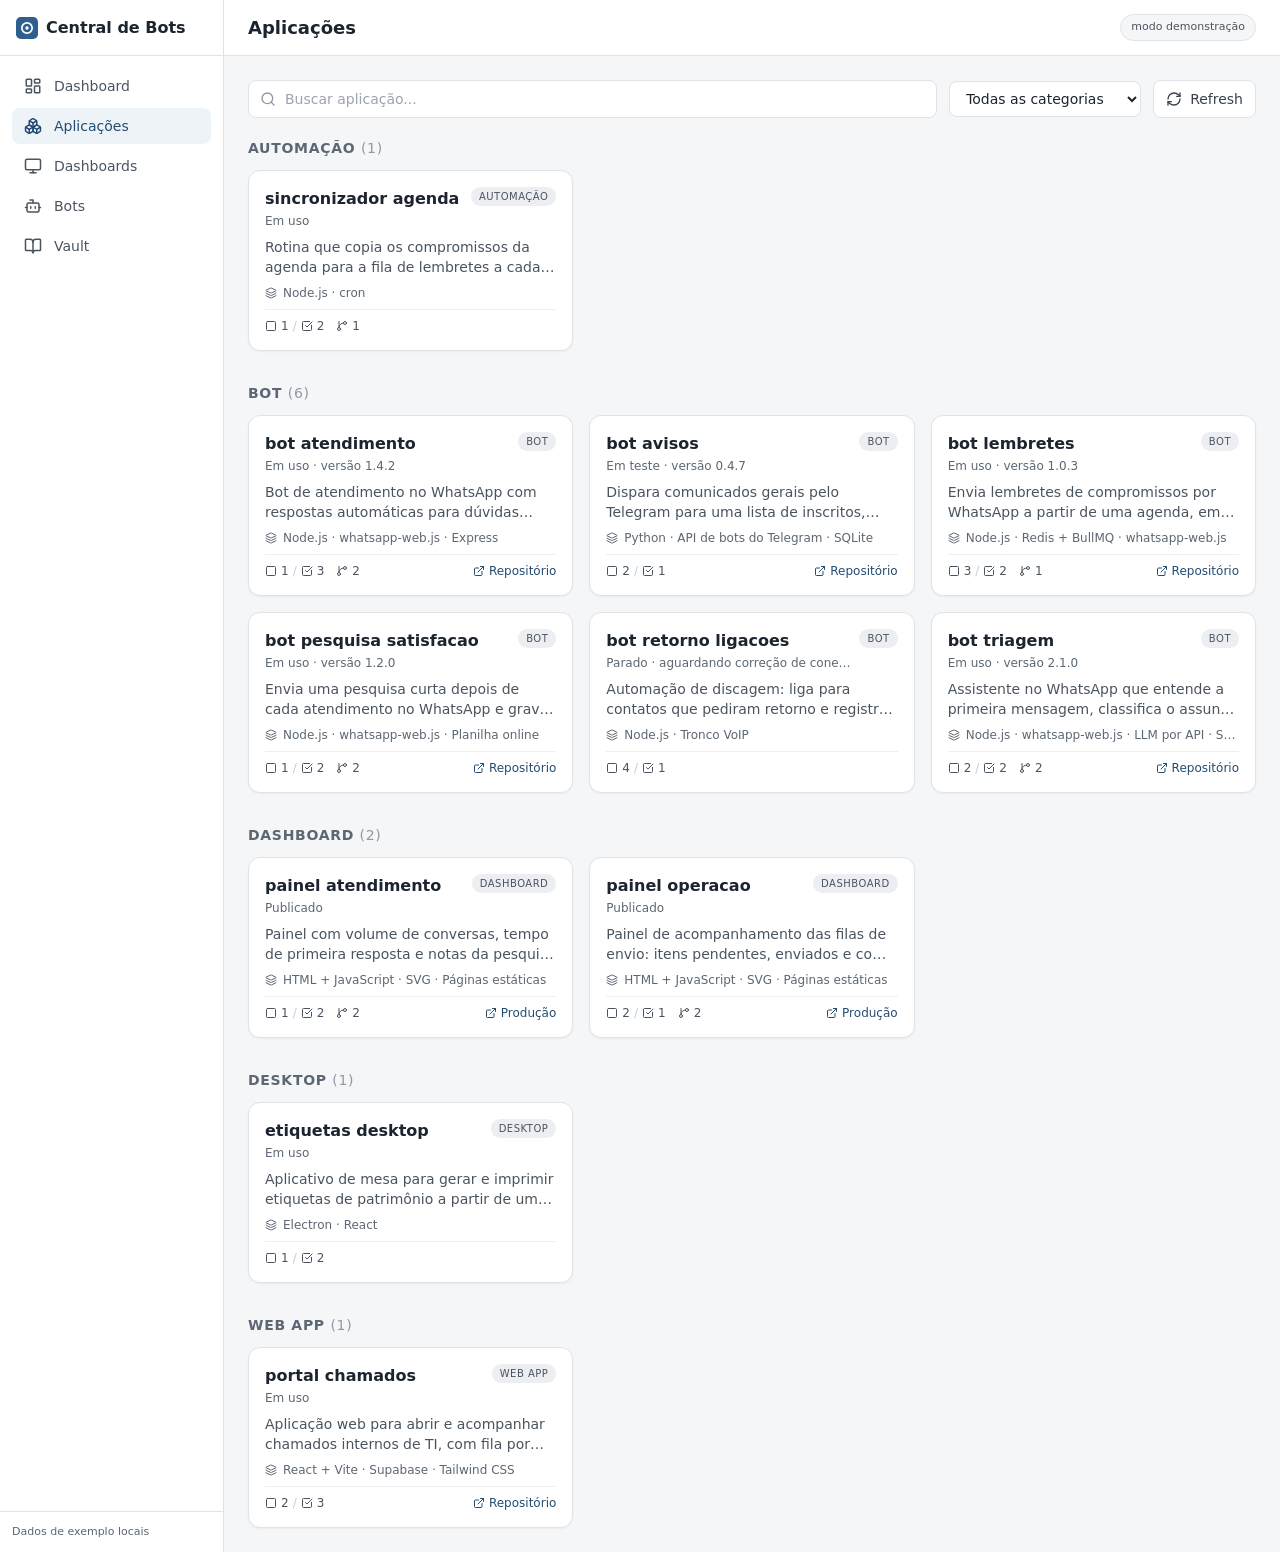
<file: central-bots/index.html>
<!doctype html>
<html lang="pt-BR">
  <head>
    <meta charset="UTF-8" />
    <link rel="icon" type="image/svg+xml" href="/central-bots/favicon.svg" />
    <meta name="viewport" content="width=device-width, initial-scale=1.0" />
    <meta name="description" content="Central de Bots: catálogo de aplicações e painel de controle de bots." />
    <title>Central de Bots</title>
    <script type="module" crossorigin src="/central-bots/assets/index-ClDTazxB.js"></script>
    <link rel="stylesheet" crossorigin href="/central-bots/assets/index-C3pHz6XP.css">
  </head>
  <body>
    <div id="root"></div>
  </body>
</html>
</file>
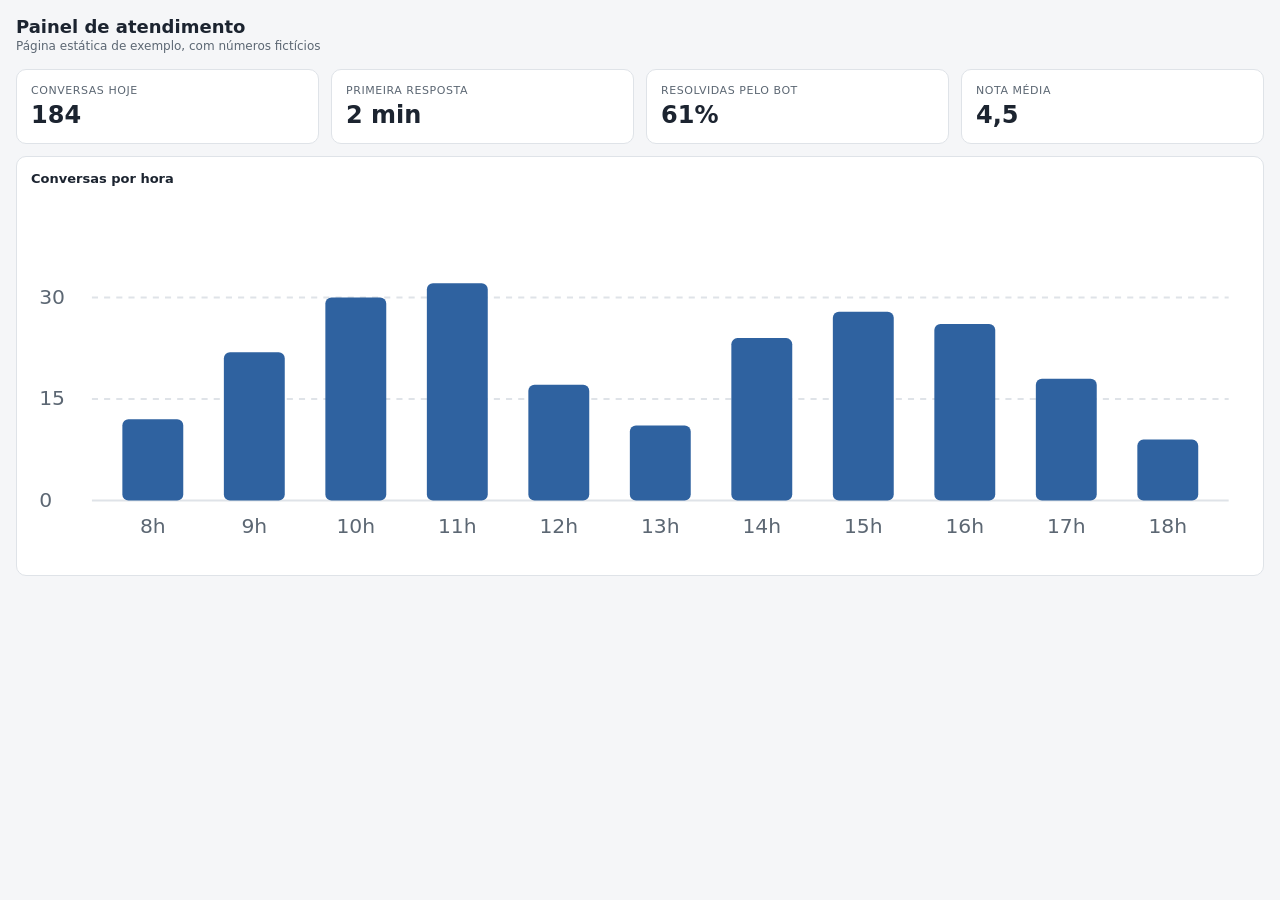
<file: central-bots/demo/painel-atendimento.html>
<!doctype html>
<html lang="pt-BR">
<head>
<meta charset="UTF-8" />
<meta name="viewport" content="width=device-width, initial-scale=1.0" />
<title>Painel de atendimento (exemplo)</title>
<style>
  :root { --fundo:#f5f6f8; --sup:#ffffff; --texto:#1c2430; --sec:#5c6773; --borda:#dfe3e8; --dest:#2f62a0; }
  * { box-sizing: border-box; }
  body { margin:0; padding:16px; background:var(--fundo); color:var(--texto);
         font-family: system-ui, -apple-system, "Segoe UI", Roboto, Arial, sans-serif; }
  h1 { font-size:18px; margin:0 0 2px; }
  p.sub { margin:0 0 16px; font-size:12px; color:var(--sec); }
  .grade { display:grid; grid-template-columns:repeat(auto-fit, minmax(110px, 1fr)); gap:12px; margin-bottom:12px; }
  .cartao { background:var(--sup); border:1px solid var(--borda); border-radius:10px; padding:14px; }
  .rotulo { font-size:11px; text-transform:uppercase; letter-spacing:.05em; color:var(--sec); }
  .valor { font-size:24px; font-weight:700; margin-top:4px; }
  h2 { font-size:13px; margin:0 0 10px; }
  svg { width:100%; height:auto; display:block; }
  text { font-size:10px; fill:var(--sec); font-family:inherit; }
</style>
</head>
<body>
  <h1>Painel de atendimento</h1>
  <p class="sub">Página estática de exemplo, com números fictícios</p>

  <div class="grade">
    <div class="cartao"><div class="rotulo">Conversas hoje</div><div class="valor">184</div></div>
    <div class="cartao"><div class="rotulo">Primeira resposta</div><div class="valor">2 min</div></div>
    <div class="cartao"><div class="rotulo">Resolvidas pelo bot</div><div class="valor">61%</div></div>
    <div class="cartao"><div class="rotulo">Nota média</div><div class="valor">4,5</div></div>
  </div>

  <div class="cartao">
    <h2>Conversas por hora</h2>
    <svg viewBox="0 0 600 180" role="img" aria-label="Conversas por hora, das 8h às 18h">
      <g stroke="#dfe3e8" stroke-width="1">
        <line x1="30" y1="150" x2="590" y2="150" />
        <line x1="30" y1="100" x2="590" y2="100" stroke-dasharray="3 3" />
        <line x1="30" y1="50" x2="590" y2="50" stroke-dasharray="3 3" />
      </g>
      <text x="4" y="153">0</text><text x="4" y="103">15</text><text x="4" y="53">30</text>
      <g fill="#2f62a0">
        <rect x="45"  y="110" width="30" height="40"  rx="3" />
        <rect x="95"  y="77"  width="30" height="73"  rx="3" />
        <rect x="145" y="50"  width="30" height="100" rx="3" />
        <rect x="195" y="43"  width="30" height="107" rx="3" />
        <rect x="245" y="93"  width="30" height="57"  rx="3" />
        <rect x="295" y="113" width="30" height="37"  rx="3" />
        <rect x="345" y="70"  width="30" height="80"  rx="3" />
        <rect x="395" y="57"  width="30" height="93"  rx="3" />
        <rect x="445" y="63"  width="30" height="87"  rx="3" />
        <rect x="495" y="90"  width="30" height="60"  rx="3" />
        <rect x="545" y="120" width="30" height="30"  rx="3" />
      </g>
      <g text-anchor="middle">
        <text x="60" y="166">8h</text><text x="110" y="166">9h</text><text x="160" y="166">10h</text>
        <text x="210" y="166">11h</text><text x="260" y="166">12h</text><text x="310" y="166">13h</text>
        <text x="360" y="166">14h</text><text x="410" y="166">15h</text><text x="460" y="166">16h</text>
        <text x="510" y="166">17h</text><text x="560" y="166">18h</text>
      </g>
    </svg>
  </div>
</body>
</html>
</file>
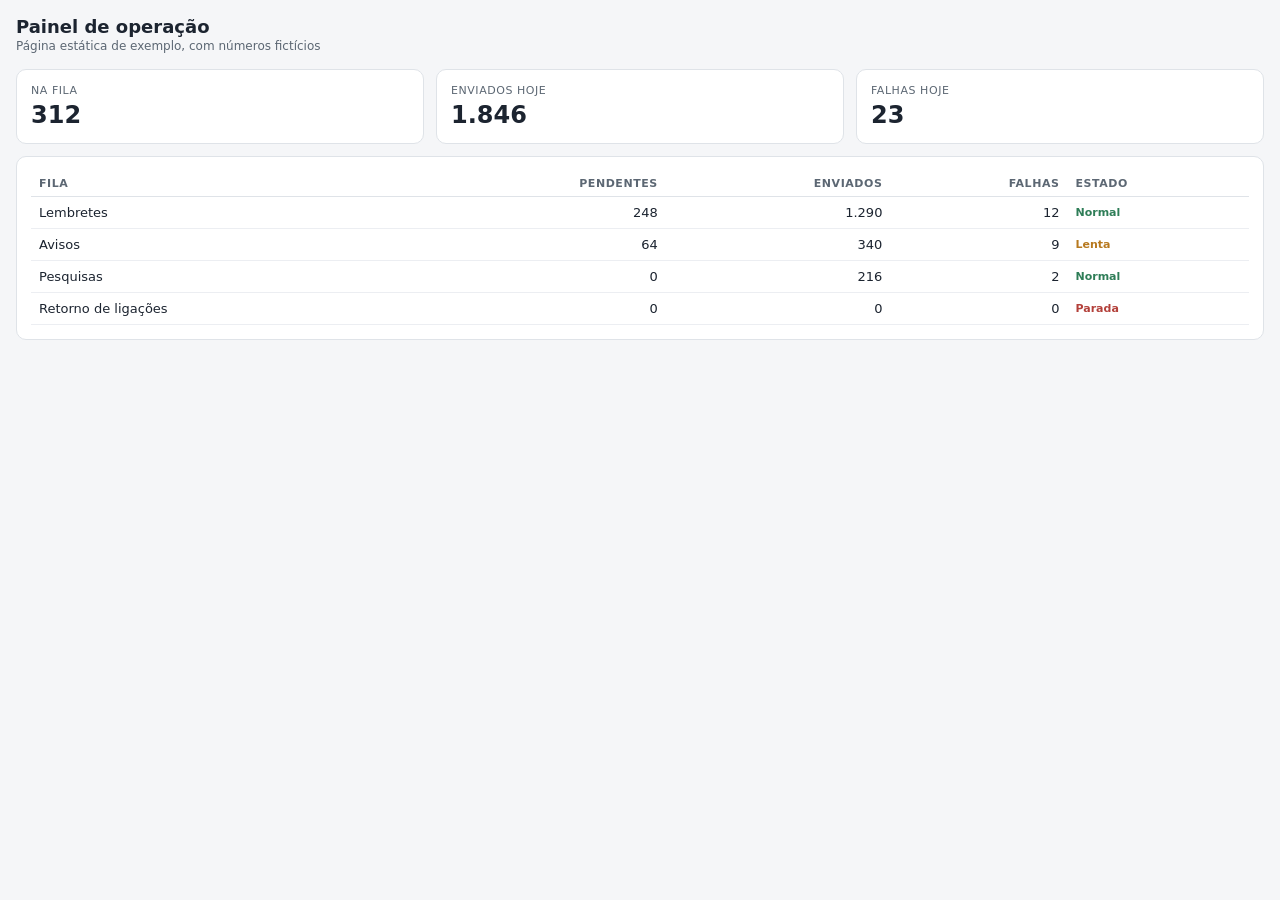
<file: central-bots/demo/painel-operacao.html>
<!doctype html>
<html lang="pt-BR">
<head>
<meta charset="UTF-8" />
<meta name="viewport" content="width=device-width, initial-scale=1.0" />
<title>Painel de operação (exemplo)</title>
<style>
  :root { --fundo:#f5f6f8; --sup:#ffffff; --texto:#1c2430; --sec:#5c6773; --borda:#dfe3e8;
          --ok:#2e7d57; --alerta:#b7791f; --erro:#b3403a; }
  * { box-sizing: border-box; }
  body { margin:0; padding:16px; background:var(--fundo); color:var(--texto);
         font-family: system-ui, -apple-system, "Segoe UI", Roboto, Arial, sans-serif; }
  h1 { font-size:18px; margin:0 0 2px; }
  p.sub { margin:0 0 16px; font-size:12px; color:var(--sec); }
  .grade { display:grid; grid-template-columns:repeat(auto-fit, minmax(110px, 1fr)); gap:12px; margin-bottom:12px; }
  .cartao { background:var(--sup); border:1px solid var(--borda); border-radius:10px; padding:14px; }
  .rotulo { font-size:11px; text-transform:uppercase; letter-spacing:.05em; color:var(--sec); }
  .valor { font-size:24px; font-weight:700; margin-top:4px; }
  table { width:100%; border-collapse:collapse; font-size:13px; }
  th { text-align:left; font-size:11px; text-transform:uppercase; letter-spacing:.05em; color:var(--sec);
       padding:6px 8px; border-bottom:1px solid var(--borda); }
  td { padding:8px; border-bottom:1px solid #eceef2; }
  td.n, th.n { text-align:right; font-variant-numeric: tabular-nums; }
  .estado { font-size:11px; font-weight:600; }
  .ok { color:var(--ok); } .alerta { color:var(--alerta); } .erro { color:var(--erro); }
</style>
</head>
<body>
  <h1>Painel de operação</h1>
  <p class="sub">Página estática de exemplo, com números fictícios</p>

  <div class="grade">
    <div class="cartao"><div class="rotulo">Na fila</div><div class="valor">312</div></div>
    <div class="cartao"><div class="rotulo">Enviados hoje</div><div class="valor">1.846</div></div>
    <div class="cartao"><div class="rotulo">Falhas hoje</div><div class="valor">23</div></div>
  </div>

  <div class="cartao">
    <table>
      <thead>
        <tr><th>Fila</th><th class="n">Pendentes</th><th class="n">Enviados</th><th class="n">Falhas</th><th>Estado</th></tr>
      </thead>
      <tbody>
        <tr><td>Lembretes</td><td class="n">248</td><td class="n">1.290</td><td class="n">12</td><td class="estado ok">Normal</td></tr>
        <tr><td>Avisos</td><td class="n">64</td><td class="n">340</td><td class="n">9</td><td class="estado alerta">Lenta</td></tr>
        <tr><td>Pesquisas</td><td class="n">0</td><td class="n">216</td><td class="n">2</td><td class="estado ok">Normal</td></tr>
        <tr><td>Retorno de ligações</td><td class="n">0</td><td class="n">0</td><td class="n">0</td><td class="estado erro">Parada</td></tr>
      </tbody>
    </table>
  </div>
</body>
</html>
</file>
<file: central-bots/assets/index-C3pHz6XP.css>
*,:before,:after,::backdrop{--tw-border-spacing-x:0;--tw-border-spacing-y:0;--tw-translate-x:0;--tw-translate-y:0;--tw-rotate:0;--tw-skew-x:0;--tw-skew-y:0;--tw-scale-x:1;--tw-scale-y:1;--tw-pan-x: ;--tw-pan-y: ;--tw-pinch-zoom: ;--tw-scroll-snap-strictness:proximity;--tw-gradient-from-position: ;--tw-gradient-via-position: ;--tw-gradient-to-position: ;--tw-ordinal: ;--tw-slashed-zero: ;--tw-numeric-figure: ;--tw-numeric-spacing: ;--tw-numeric-fraction: ;--tw-ring-inset: ;--tw-ring-offset-width:0px;--tw-ring-offset-color:#fff;--tw-ring-color:#3b82f680;--tw-ring-offset-shadow:0 0 #0000;--tw-ring-shadow:0 0 #0000;--tw-shadow:0 0 #0000;--tw-shadow-colored:0 0 #0000;--tw-blur: ;--tw-brightness: ;--tw-contrast: ;--tw-grayscale: ;--tw-hue-rotate: ;--tw-invert: ;--tw-saturate: ;--tw-sepia: ;--tw-drop-shadow: ;--tw-backdrop-blur: ;--tw-backdrop-brightness: ;--tw-backdrop-contrast: ;--tw-backdrop-grayscale: ;--tw-backdrop-hue-rotate: ;--tw-backdrop-invert: ;--tw-backdrop-opacity: ;--tw-backdrop-saturate: ;--tw-backdrop-sepia: ;--tw-contain-size: ;--tw-contain-layout: ;--tw-contain-paint: ;--tw-contain-style: }*,:before,:after{box-sizing:border-box;border:0 solid #e5e7eb}:before,:after{--tw-content:""}html,:host{-webkit-text-size-adjust:100%;tab-size:4;font-feature-settings:normal;font-variation-settings:normal;-webkit-tap-highlight-color:transparent;font-family:system-ui,-apple-system,Segoe UI,Roboto,Helvetica Neue,Arial,sans-serif;line-height:1.5}body{line-height:inherit;margin:0}hr{height:0;color:inherit;border-top-width:1px}abbr:where([title]){-webkit-text-decoration:underline dotted;text-decoration:underline dotted}h1,h2,h3,h4,h5,h6{font-size:inherit;font-weight:inherit}a{color:inherit;-webkit-text-decoration:inherit;text-decoration:inherit}b,strong{font-weight:bolder}code,kbd,samp,pre{font-feature-settings:normal;font-variation-settings:normal;font-family:ui-monospace,SFMono-Regular,Consolas,Liberation Mono,monospace;font-size:1em}small{font-size:80%}sub,sup{vertical-align:baseline;font-size:75%;line-height:0;position:relative}sub{bottom:-.25em}sup{top:-.5em}table{text-indent:0;border-color:inherit;border-collapse:collapse}button,input,optgroup,select,textarea{font-feature-settings:inherit;font-variation-settings:inherit;font-family:inherit;font-size:100%;font-weight:inherit;line-height:inherit;letter-spacing:inherit;color:inherit;margin:0;padding:0}button,select{text-transform:none}button,input:where([type=button]),input:where([type=reset]),input:where([type=submit]){-webkit-appearance:button;background-color:#0000;background-image:none}:-moz-focusring{outline:auto}:-moz-ui-invalid{box-shadow:none}progress{vertical-align:baseline}::-webkit-inner-spin-button{height:auto}::-webkit-outer-spin-button{height:auto}[type=search]{-webkit-appearance:textfield;outline-offset:-2px}::-webkit-search-decoration{-webkit-appearance:none}::-webkit-file-upload-button{-webkit-appearance:button;font:inherit}summary{display:list-item}blockquote,dl,dd,h1,h2,h3,h4,h5,h6,hr,figure,p,pre{margin:0}fieldset{margin:0;padding:0}legend{padding:0}ol,ul,menu{margin:0;padding:0;list-style:none}dialog{padding:0}textarea{resize:vertical}input::-moz-placeholder{opacity:1;color:#9ca3af}textarea::-moz-placeholder{opacity:1;color:#9ca3af}input::placeholder,textarea::placeholder{opacity:1;color:#9ca3af}button,[role=button]{cursor:pointer}:disabled{cursor:default}img,svg,video,canvas,audio,iframe,embed,object{vertical-align:middle;display:block}img,video{max-width:100%;height:auto}[hidden]:where(:not([hidden=until-found])){display:none}html,body,#root{height:100%;margin:0}body{color:#1c2430;-webkit-font-smoothing:antialiased;background:#f5f6f8;font-family:system-ui,-apple-system,Segoe UI,Roboto,Helvetica Neue,Arial,sans-serif}.btn-primary{border-radius:.5rem;justify-content:center;align-items:center;gap:.5rem;padding:.5rem .75rem;font-size:.875rem;font-weight:500;line-height:1.25rem;transition-property:color,background-color,border-color,text-decoration-color,fill,stroke;transition-duration:.15s;transition-timing-function:cubic-bezier(.4,0,.2,1);display:inline-flex}.btn-primary:disabled{cursor:not-allowed;opacity:.5}.btn-primary{--tw-bg-opacity:1;background-color:rgb(47 95 143/var(--tw-bg-opacity,1));--tw-text-opacity:1;color:rgb(255 255 255/var(--tw-text-opacity,1))}.btn-primary:hover{--tw-bg-opacity:1;background-color:rgb(36 75 114/var(--tw-bg-opacity,1))}.btn-secondary{border-radius:.5rem;justify-content:center;align-items:center;gap:.5rem;padding:.5rem .75rem;font-size:.875rem;font-weight:500;line-height:1.25rem;transition-property:color,background-color,border-color,text-decoration-color,fill,stroke;transition-duration:.15s;transition-timing-function:cubic-bezier(.4,0,.2,1);display:inline-flex}.btn-secondary:disabled{cursor:not-allowed;opacity:.5}.btn-secondary{--tw-border-opacity:1;border-width:1px;border-color:rgb(223 227 232/var(--tw-border-opacity,1));--tw-bg-opacity:1;background-color:rgb(255 255 255/var(--tw-bg-opacity,1));--tw-text-opacity:1;color:rgb(56 65 76/var(--tw-text-opacity,1))}.btn-secondary:hover{--tw-bg-opacity:1;background-color:rgb(245 246 248/var(--tw-bg-opacity,1))}.btn-ghost{border-radius:.5rem;justify-content:center;align-items:center;gap:.5rem;padding:.5rem .75rem;font-size:.875rem;font-weight:500;line-height:1.25rem;transition-property:color,background-color,border-color,text-decoration-color,fill,stroke;transition-duration:.15s;transition-timing-function:cubic-bezier(.4,0,.2,1);display:inline-flex}.btn-ghost:disabled{cursor:not-allowed;opacity:.5}.btn-ghost{--tw-text-opacity:1;color:rgb(74 84 96/var(--tw-text-opacity,1))}.btn-ghost:hover{--tw-bg-opacity:1;background-color:rgb(236 238 242/var(--tw-bg-opacity,1))}.input{--tw-border-opacity:1;border-width:1px;border-color:rgb(223 227 232/var(--tw-border-opacity,1));--tw-bg-opacity:1;background-color:rgb(255 255 255/var(--tw-bg-opacity,1));border-radius:.5rem;width:100%;padding:.5rem .75rem;font-size:.875rem;line-height:1.25rem}.input:focus{--tw-border-opacity:1;border-color:rgb(63 111 159/var(--tw-border-opacity,1));outline-offset:2px;--tw-ring-offset-shadow:var(--tw-ring-inset) 0 0 0 var(--tw-ring-offset-width) var(--tw-ring-offset-color);--tw-ring-shadow:var(--tw-ring-inset) 0 0 0 calc(2px + var(--tw-ring-offset-width)) var(--tw-ring-color);box-shadow:var(--tw-ring-offset-shadow), var(--tw-ring-shadow), var(--tw-shadow,0 0 #0000);--tw-ring-opacity:1;--tw-ring-color:rgb(219 230 240/var(--tw-ring-opacity,1));outline:2px solid #0000}.card{--tw-border-opacity:1;border-width:1px;border-color:rgb(223 227 232/var(--tw-border-opacity,1));--tw-bg-opacity:1;background-color:rgb(255 255 255/var(--tw-bg-opacity,1));--tw-shadow:0 1px 2px 0 #0000000d;--tw-shadow-colored:0 1px 2px 0 var(--tw-shadow-color);box-shadow:var(--tw-ring-offset-shadow,0 0 #0000), var(--tw-ring-shadow,0 0 #0000), var(--tw-shadow);border-radius:.75rem}.pointer-events-none{pointer-events:none}.fixed{position:fixed}.absolute{position:absolute}.relative{position:relative}.sticky{position:sticky}.inset-0{inset:0}.-right-3{right:-.75rem}.bottom-0{bottom:0}.left-0{left:0}.left-2\.5{left:.625rem}.left-3{left:.75rem}.right-0{right:0}.right-2{right:.5rem}.right-3{right:.75rem}.top-0{top:0}.top-1\/2{top:50%}.top-2{top:.5rem}.top-3{top:.75rem}.z-10{z-index:10}.z-30{z-index:30}.z-40{z-index:40}.col-span-1{grid-column:span 1/span 1}.col-span-2{grid-column:span 2/span 2}.col-span-3{grid-column:span 3/span 3}.-m-4{margin:-1rem}.-mx-2{margin-left:-.5rem;margin-right:-.5rem}.-mx-4{margin-left:-1rem;margin-right:-1rem}.mx-auto{margin-left:auto;margin-right:auto}.-mb-px{margin-bottom:-1px}.mb-1{margin-bottom:.25rem}.mb-2{margin-bottom:.5rem}.mb-3{margin-bottom:.75rem}.mb-4{margin-bottom:1rem}.mb-5{margin-bottom:1.25rem}.mb-6{margin-bottom:1.5rem}.ml-1{margin-left:.25rem}.ml-2{margin-left:.5rem}.ml-3{margin-left:.75rem}.ml-auto{margin-left:auto}.mt-0\.5{margin-top:.125rem}.mt-1{margin-top:.25rem}.mt-12{margin-top:3rem}.mt-2{margin-top:.5rem}.mt-3{margin-top:.75rem}.mt-4{margin-top:1rem}.mt-6{margin-top:1.5rem}.mt-auto{margin-top:auto}.line-clamp-2{-webkit-line-clamp:2;-webkit-box-orient:vertical;display:-webkit-box;overflow:hidden}.line-clamp-3{-webkit-line-clamp:3;-webkit-box-orient:vertical;display:-webkit-box;overflow:hidden}.block{display:block}.inline-block{display:inline-block}.flex{display:flex}.inline-flex{display:inline-flex}.table{display:table}.grid{display:grid}.hidden{display:none}.aspect-square{aspect-ratio:1}.aspect-video{aspect-ratio:16/9}.h-1{height:.25rem}.h-1\.5{height:.375rem}.h-14{height:3.5rem}.h-2{height:.5rem}.h-2\.5{height:.625rem}.h-24{height:6rem}.h-3{height:.75rem}.h-4{height:1rem}.h-44{height:11rem}.h-56{height:14rem}.h-72{height:18rem}.h-8{height:2rem}.h-\[70vh\]{height:70vh}.h-full{height:100%}.max-h-\[520px\]{max-height:520px}.max-h-\[90vh\]{max-height:90vh}.min-h-0{min-height:0}.min-h-screen{min-height:100vh}.w-1\.5{width:.375rem}.w-2{width:.5rem}.w-2\.5{width:.625rem}.w-24{width:6rem}.w-3{width:.75rem}.w-8{width:2rem}.w-full{width:100%}.min-w-0{min-width:0}.min-w-full{min-width:100%}.max-w-2xl{max-width:42rem}.max-w-3xl{max-width:48rem}.max-w-5xl{max-width:64rem}.max-w-6xl{max-width:72rem}.max-w-7xl{max-width:80rem}.max-w-\[60\%\]{max-width:60%}.max-w-md{max-width:28rem}.max-w-xl{max-width:36rem}.flex-1{flex:1}.shrink-0{flex-shrink:0}.-translate-y-1\/2{--tw-translate-y:-50%;transform:translate(var(--tw-translate-x), var(--tw-translate-y)) rotate(var(--tw-rotate)) skewX(var(--tw-skew-x)) skewY(var(--tw-skew-y)) scaleX(var(--tw-scale-x)) scaleY(var(--tw-scale-y))}@keyframes pulse{50%{opacity:.5}}.animate-pulse{animation:2s cubic-bezier(.4,0,.6,1) infinite pulse}.cursor-pointer{cursor:pointer}.grid-cols-1{grid-template-columns:repeat(1,minmax(0,1fr))}.grid-cols-12{grid-template-columns:repeat(12,minmax(0,1fr))}.grid-cols-2{grid-template-columns:repeat(2,minmax(0,1fr))}.grid-cols-3{grid-template-columns:repeat(3,minmax(0,1fr))}.grid-cols-5{grid-template-columns:repeat(5,minmax(0,1fr))}.grid-cols-\[110px_60px_120px_1fr\]{grid-template-columns:110px 60px 120px 1fr}.flex-col{flex-direction:column}.flex-wrap{flex-wrap:wrap}.items-start{align-items:flex-start}.items-end{align-items:flex-end}.items-center{align-items:center}.items-stretch{align-items:stretch}.justify-end{justify-content:flex-end}.justify-center{justify-content:center}.justify-between{justify-content:space-between}.gap-0\.5{gap:.125rem}.gap-1{gap:.25rem}.gap-1\.5{gap:.375rem}.gap-2{gap:.5rem}.gap-3{gap:.75rem}.gap-4{gap:1rem}.space-y-0\.5>:not([hidden])~:not([hidden]){--tw-space-y-reverse:0;margin-top:calc(.125rem * calc(1 - var(--tw-space-y-reverse)));margin-bottom:calc(.125rem * var(--tw-space-y-reverse))}.space-y-1>:not([hidden])~:not([hidden]){--tw-space-y-reverse:0;margin-top:calc(.25rem * calc(1 - var(--tw-space-y-reverse)));margin-bottom:calc(.25rem * var(--tw-space-y-reverse))}.space-y-1\.5>:not([hidden])~:not([hidden]){--tw-space-y-reverse:0;margin-top:calc(.375rem * calc(1 - var(--tw-space-y-reverse)));margin-bottom:calc(.375rem * var(--tw-space-y-reverse))}.space-y-2>:not([hidden])~:not([hidden]){--tw-space-y-reverse:0;margin-top:calc(.5rem * calc(1 - var(--tw-space-y-reverse)));margin-bottom:calc(.5rem * var(--tw-space-y-reverse))}.space-y-3>:not([hidden])~:not([hidden]){--tw-space-y-reverse:0;margin-top:calc(.75rem * calc(1 - var(--tw-space-y-reverse)));margin-bottom:calc(.75rem * var(--tw-space-y-reverse))}.space-y-4>:not([hidden])~:not([hidden]){--tw-space-y-reverse:0;margin-top:calc(1rem * calc(1 - var(--tw-space-y-reverse)));margin-bottom:calc(1rem * var(--tw-space-y-reverse))}.space-y-5>:not([hidden])~:not([hidden]){--tw-space-y-reverse:0;margin-top:calc(1.25rem * calc(1 - var(--tw-space-y-reverse)));margin-bottom:calc(1.25rem * var(--tw-space-y-reverse))}.space-y-6>:not([hidden])~:not([hidden]){--tw-space-y-reverse:0;margin-top:calc(1.5rem * calc(1 - var(--tw-space-y-reverse)));margin-bottom:calc(1.5rem * var(--tw-space-y-reverse))}.space-y-8>:not([hidden])~:not([hidden]){--tw-space-y-reverse:0;margin-top:calc(2rem * calc(1 - var(--tw-space-y-reverse)));margin-bottom:calc(2rem * var(--tw-space-y-reverse))}.divide-y>:not([hidden])~:not([hidden]){--tw-divide-y-reverse:0;border-top-width:calc(1px * calc(1 - var(--tw-divide-y-reverse)));border-bottom-width:calc(1px * var(--tw-divide-y-reverse))}.divide-slate-100>:not([hidden])~:not([hidden]){--tw-divide-opacity:1;border-color:rgb(236 238 242/var(--tw-divide-opacity,1))}.self-center{align-self:center}.overflow-hidden{overflow:hidden}.overflow-x-auto{overflow-x:auto}.overflow-y-auto{overflow-y:auto}.truncate{text-overflow:ellipsis;white-space:nowrap;overflow:hidden}.whitespace-nowrap{white-space:nowrap}.whitespace-pre-wrap{white-space:pre-wrap}.rounded{border-radius:.25rem}.rounded-full{border-radius:9999px}.rounded-lg{border-radius:.5rem}.rounded-md{border-radius:.375rem}.rounded-sm{border-radius:.125rem}.rounded-xl{border-radius:.75rem}.rounded-b-none{border-bottom-right-radius:0;border-bottom-left-radius:0}.rounded-t{border-top-left-radius:.25rem;border-top-right-radius:.25rem}.rounded-t-md{border-top-left-radius:.375rem;border-top-right-radius:.375rem}.border{border-width:1px}.border-0{border-width:0}.border-b{border-bottom-width:1px}.border-b-2{border-bottom-width:2px}.border-l{border-left-width:1px}.border-r{border-right-width:1px}.border-t{border-top-width:1px}.border-amber-200{--tw-border-opacity:1;border-color:rgb(236 209 147/var(--tw-border-opacity,1))}.border-brand-100{--tw-border-opacity:1;border-color:rgb(219 230 240/var(--tw-border-opacity,1))}.border-brand-300{--tw-border-opacity:1;border-color:rgb(142 173 204/var(--tw-border-opacity,1))}.border-brand-600{--tw-border-opacity:1;border-color:rgb(47 95 143/var(--tw-border-opacity,1))}.border-emerald-200{--tw-border-opacity:1;border-color:rgb(173 218 196/var(--tw-border-opacity,1))}.border-rose-200{--tw-border-opacity:1;border-color:rgb(235 181 177/var(--tw-border-opacity,1))}.border-sky-200{--tw-border-opacity:1;border-color:rgb(179 214 227/var(--tw-border-opacity,1))}.border-slate-100{--tw-border-opacity:1;border-color:rgb(236 238 242/var(--tw-border-opacity,1))}.border-slate-200{--tw-border-opacity:1;border-color:rgb(223 227 232/var(--tw-border-opacity,1))}.border-slate-300{--tw-border-opacity:1;border-color:rgb(197 204 212/var(--tw-border-opacity,1))}.border-slate-800{--tw-border-opacity:1;border-color:rgb(40 48 59/var(--tw-border-opacity,1))}.border-slate-800\/40{border-color:#28303b66}.border-transparent{border-color:#0000}.bg-amber-100{--tw-bg-opacity:1;background-color:rgb(245 231 200/var(--tw-bg-opacity,1))}.bg-amber-50{--tw-bg-opacity:1;background-color:rgb(251 245 233/var(--tw-bg-opacity,1))}.bg-amber-500{--tw-bg-opacity:1;background-color:rgb(197 138 40/var(--tw-bg-opacity,1))}.bg-blue-100,.bg-brand-100{--tw-bg-opacity:1;background-color:rgb(219 230 240/var(--tw-bg-opacity,1))}.bg-brand-200{--tw-bg-opacity:1;background-color:rgb(185 205 225/var(--tw-bg-opacity,1))}.bg-brand-300{--tw-bg-opacity:1;background-color:rgb(142 173 204/var(--tw-bg-opacity,1))}.bg-brand-400{--tw-bg-opacity:1;background-color:rgb(95 136 179/var(--tw-bg-opacity,1))}.bg-brand-50{--tw-bg-opacity:1;background-color:rgb(238 243 248/var(--tw-bg-opacity,1))}.bg-brand-500{--tw-bg-opacity:1;background-color:rgb(63 111 159/var(--tw-bg-opacity,1))}.bg-brand-600{--tw-bg-opacity:1;background-color:rgb(47 95 143/var(--tw-bg-opacity,1))}.bg-brand-700{--tw-bg-opacity:1;background-color:rgb(36 75 114/var(--tw-bg-opacity,1))}.bg-emerald-100{--tw-bg-opacity:1;background-color:rgb(213 234 223/var(--tw-bg-opacity,1))}.bg-emerald-50{--tw-bg-opacity:1;background-color:rgb(237 246 241/var(--tw-bg-opacity,1))}.bg-emerald-500{--tw-bg-opacity:1;background-color:rgb(56 145 106/var(--tw-bg-opacity,1))}.bg-rose-100{--tw-bg-opacity:1;background-color:rgb(245 217 215/var(--tw-bg-opacity,1))}.bg-rose-50{--tw-bg-opacity:1;background-color:rgb(251 239 238/var(--tw-bg-opacity,1))}.bg-rose-500{--tw-bg-opacity:1;background-color:rgb(192 82 76/var(--tw-bg-opacity,1))}.bg-serie-1{--tw-bg-opacity:1;background-color:rgb(47 98 160/var(--tw-bg-opacity,1))}.bg-serie-2{--tw-bg-opacity:1;background-color:rgb(194 124 20/var(--tw-bg-opacity,1))}.bg-serie-3{--tw-bg-opacity:1;background-color:rgb(22 149 122/var(--tw-bg-opacity,1))}.bg-serie-4{--tw-bg-opacity:1;background-color:rgb(154 95 176/var(--tw-bg-opacity,1))}.bg-sky-100{--tw-bg-opacity:1;background-color:rgb(216 234 241/var(--tw-bg-opacity,1))}.bg-sky-50{--tw-bg-opacity:1;background-color:rgb(238 246 249/var(--tw-bg-opacity,1))}.bg-sky-500{--tw-bg-opacity:1;background-color:rgb(61 138 166/var(--tw-bg-opacity,1))}.bg-slate-100{--tw-bg-opacity:1;background-color:rgb(236 238 242/var(--tw-bg-opacity,1))}.bg-slate-200{--tw-bg-opacity:1;background-color:rgb(223 227 232/var(--tw-bg-opacity,1))}.bg-slate-50{--tw-bg-opacity:1;background-color:rgb(245 246 248/var(--tw-bg-opacity,1))}.bg-slate-900{--tw-bg-opacity:1;background-color:rgb(28 36 48/var(--tw-bg-opacity,1))}.bg-slate-900\/0{background-color:#1c243000}.bg-slate-900\/40{background-color:#1c243066}.bg-slate-950{--tw-bg-opacity:1;background-color:rgb(20 26 35/var(--tw-bg-opacity,1))}.bg-violet-100{--tw-bg-opacity:1;background-color:rgb(233 227 241/var(--tw-bg-opacity,1))}.bg-white{--tw-bg-opacity:1;background-color:rgb(255 255 255/var(--tw-bg-opacity,1))}.bg-white\/20{background-color:#fff3}.bg-white\/25{background-color:#ffffff40}.bg-gradient-to-r{background-image:linear-gradient(to right, var(--tw-gradient-stops))}.from-brand-500{--tw-gradient-from:#3f6f9f var(--tw-gradient-from-position);--tw-gradient-to:#3f6f9f00 var(--tw-gradient-to-position);--tw-gradient-stops:var(--tw-gradient-from), var(--tw-gradient-to)}.to-emerald-500{--tw-gradient-to:#38916a var(--tw-gradient-to-position)}.fill-brand-600{fill:#2f5f8f}.p-0{padding:0}.p-1\.5{padding:.375rem}.p-10{padding:2.5rem}.p-2{padding:.5rem}.p-2\.5{padding:.625rem}.p-3{padding:.75rem}.p-4{padding:1rem}.p-5{padding:1.25rem}.p-6{padding:1.5rem}.p-8{padding:2rem}.px-1{padding-left:.25rem;padding-right:.25rem}.px-1\.5{padding-left:.375rem;padding-right:.375rem}.px-2{padding-left:.5rem;padding-right:.5rem}.px-2\.5{padding-left:.625rem;padding-right:.625rem}.px-3{padding-left:.75rem;padding-right:.75rem}.px-3\.5{padding-left:.875rem;padding-right:.875rem}.px-4{padding-left:1rem;padding-right:1rem}.py-0\.5{padding-top:.125rem;padding-bottom:.125rem}.py-1{padding-top:.25rem;padding-bottom:.25rem}.py-1\.5{padding-top:.375rem;padding-bottom:.375rem}.py-12{padding-top:3rem;padding-bottom:3rem}.py-16{padding-top:4rem;padding-bottom:4rem}.py-2{padding-top:.5rem;padding-bottom:.5rem}.py-2\.5{padding-top:.625rem;padding-bottom:.625rem}.py-3{padding-top:.75rem;padding-bottom:.75rem}.py-6{padding-top:1.5rem;padding-bottom:1.5rem}.pb-16{padding-bottom:4rem}.pb-3{padding-bottom:.75rem}.pl-2{padding-left:.5rem}.pl-8{padding-left:2rem}.pl-9{padding-left:2.25rem}.pr-12{padding-right:3rem}.pr-16{padding-right:4rem}.pt-2{padding-top:.5rem}.pt-3{padding-top:.75rem}.text-left{text-align:left}.text-center{text-align:center}.text-right{text-align:right}.font-mono{font-family:ui-monospace,SFMono-Regular,Consolas,Liberation Mono,monospace}.font-sans{font-family:system-ui,-apple-system,Segoe UI,Roboto,Helvetica Neue,Arial,sans-serif}.text-2xl{font-size:1.5rem;line-height:2rem}.text-\[10px\]{font-size:10px}.text-\[11px\]{font-size:11px}.text-\[12px\]{font-size:12px}.text-\[9px\]{font-size:9px}.text-base{font-size:1rem;line-height:1.5rem}.text-lg{font-size:1.125rem;line-height:1.75rem}.text-sm{font-size:.875rem;line-height:1.25rem}.text-xl{font-size:1.25rem;line-height:1.75rem}.text-xs{font-size:.75rem;line-height:1rem}.font-bold{font-weight:700}.font-medium{font-weight:500}.font-normal{font-weight:400}.font-semibold{font-weight:600}.uppercase{text-transform:uppercase}.capitalize{text-transform:capitalize}.italic{font-style:italic}.leading-none{line-height:1}.leading-relaxed{line-height:1.625}.tracking-wider{letter-spacing:.05em}.text-amber-300{--tw-text-opacity:1;color:rgb(226 187 98/var(--tw-text-opacity,1))}.text-amber-500{--tw-text-opacity:1;color:rgb(197 138 40/var(--tw-text-opacity,1))}.text-amber-600{--tw-text-opacity:1;color:rgb(183 121 31/var(--tw-text-opacity,1))}.text-amber-700{--tw-text-opacity:1;color:rgb(148 97 26/var(--tw-text-opacity,1))}.text-blue-700{--tw-text-opacity:1;color:rgb(36 75 114/var(--tw-text-opacity,1))}.text-brand-600{--tw-text-opacity:1;color:rgb(47 95 143/var(--tw-text-opacity,1))}.text-brand-700{--tw-text-opacity:1;color:rgb(36 75 114/var(--tw-text-opacity,1))}.text-emerald-300{--tw-text-opacity:1;color:rgb(134 197 166/var(--tw-text-opacity,1))}.text-emerald-600{--tw-text-opacity:1;color:rgb(46 125 87/var(--tw-text-opacity,1))}.text-emerald-700{--tw-text-opacity:1;color:rgb(37 102 72/var(--tw-text-opacity,1))}.text-rose-300{--tw-text-opacity:1;color:rgb(224 150 145/var(--tw-text-opacity,1))}.text-rose-500{--tw-text-opacity:1;color:rgb(192 82 76/var(--tw-text-opacity,1))}.text-rose-600{--tw-text-opacity:1;color:rgb(179 64 58/var(--tw-text-opacity,1))}.text-rose-700{--tw-text-opacity:1;color:rgb(147 51 46/var(--tw-text-opacity,1))}.text-sky-300{--tw-text-opacity:1;color:rgb(138 192 211/var(--tw-text-opacity,1))}.text-sky-600{--tw-text-opacity:1;color:rgb(47 114 140/var(--tw-text-opacity,1))}.text-sky-700{--tw-text-opacity:1;color:rgb(40 92 113/var(--tw-text-opacity,1))}.text-slate-100{--tw-text-opacity:1;color:rgb(236 238 242/var(--tw-text-opacity,1))}.text-slate-300{--tw-text-opacity:1;color:rgb(197 204 212/var(--tw-text-opacity,1))}.text-slate-400{--tw-text-opacity:1;color:rgb(143 153 165/var(--tw-text-opacity,1))}.text-slate-500{--tw-text-opacity:1;color:rgb(92 103 115/var(--tw-text-opacity,1))}.text-slate-600{--tw-text-opacity:1;color:rgb(74 84 96/var(--tw-text-opacity,1))}.text-slate-700{--tw-text-opacity:1;color:rgb(56 65 76/var(--tw-text-opacity,1))}.text-slate-800{--tw-text-opacity:1;color:rgb(40 48 59/var(--tw-text-opacity,1))}.text-slate-900{--tw-text-opacity:1;color:rgb(28 36 48/var(--tw-text-opacity,1))}.text-violet-700{--tw-text-opacity:1;color:rgb(90 70 127/var(--tw-text-opacity,1))}.text-white{--tw-text-opacity:1;color:rgb(255 255 255/var(--tw-text-opacity,1))}.underline{text-decoration-line:underline}.line-through{text-decoration-line:line-through}.opacity-0{opacity:0}.shadow{--tw-shadow:0 1px 3px 0 #0000001a, 0 1px 2px -1px #0000001a;--tw-shadow-colored:0 1px 3px 0 var(--tw-shadow-color), 0 1px 2px -1px var(--tw-shadow-color);box-shadow:var(--tw-ring-offset-shadow,0 0 #0000), var(--tw-ring-shadow,0 0 #0000), var(--tw-shadow)}.shadow-lg{--tw-shadow:0 10px 15px -3px #0000001a, 0 4px 6px -4px #0000001a;--tw-shadow-colored:0 10px 15px -3px var(--tw-shadow-color), 0 4px 6px -4px var(--tw-shadow-color);box-shadow:var(--tw-ring-offset-shadow,0 0 #0000), var(--tw-ring-shadow,0 0 #0000), var(--tw-shadow)}.shadow-sm{--tw-shadow:0 1px 2px 0 #0000000d;--tw-shadow-colored:0 1px 2px 0 var(--tw-shadow-color);box-shadow:var(--tw-ring-offset-shadow,0 0 #0000), var(--tw-ring-shadow,0 0 #0000), var(--tw-shadow)}.shadow-xl{--tw-shadow:0 20px 25px -5px #0000001a, 0 8px 10px -6px #0000001a;--tw-shadow-colored:0 20px 25px -5px var(--tw-shadow-color), 0 8px 10px -6px var(--tw-shadow-color);box-shadow:var(--tw-ring-offset-shadow,0 0 #0000), var(--tw-ring-shadow,0 0 #0000), var(--tw-shadow)}.ring-1{--tw-ring-offset-shadow:var(--tw-ring-inset) 0 0 0 var(--tw-ring-offset-width) var(--tw-ring-offset-color);--tw-ring-shadow:var(--tw-ring-inset) 0 0 0 calc(1px + var(--tw-ring-offset-width)) var(--tw-ring-color);box-shadow:var(--tw-ring-offset-shadow), var(--tw-ring-shadow), var(--tw-shadow,0 0 #0000)}.ring-brand-100{--tw-ring-opacity:1;--tw-ring-color:rgb(219 230 240/var(--tw-ring-opacity,1))}.filter{filter:var(--tw-blur) var(--tw-brightness) var(--tw-contrast) var(--tw-grayscale) var(--tw-hue-rotate) var(--tw-invert) var(--tw-saturate) var(--tw-sepia) var(--tw-drop-shadow)}.backdrop-blur-sm{--tw-backdrop-blur:blur(4px);-webkit-backdrop-filter:var(--tw-backdrop-blur) var(--tw-backdrop-brightness) var(--tw-backdrop-contrast) var(--tw-backdrop-grayscale) var(--tw-backdrop-hue-rotate) var(--tw-backdrop-invert) var(--tw-backdrop-opacity) var(--tw-backdrop-saturate) var(--tw-backdrop-sepia);backdrop-filter:var(--tw-backdrop-blur) var(--tw-backdrop-brightness) var(--tw-backdrop-contrast) var(--tw-backdrop-grayscale) var(--tw-backdrop-hue-rotate) var(--tw-backdrop-invert) var(--tw-backdrop-opacity) var(--tw-backdrop-saturate) var(--tw-backdrop-sepia)}.transition-all{transition-property:all;transition-duration:.15s;transition-timing-function:cubic-bezier(.4,0,.2,1)}.transition-colors{transition-property:color,background-color,border-color,text-decoration-color,fill,stroke;transition-duration:.15s;transition-timing-function:cubic-bezier(.4,0,.2,1)}.transition-shadow{transition-property:box-shadow;transition-duration:.15s;transition-timing-function:cubic-bezier(.4,0,.2,1)}.duration-500{transition-duration:.5s}.hover\:border-brand-300:hover{--tw-border-opacity:1;border-color:rgb(142 173 204/var(--tw-border-opacity,1))}.hover\:bg-slate-100:hover{--tw-bg-opacity:1;background-color:rgb(236 238 242/var(--tw-bg-opacity,1))}.hover\:bg-slate-200:hover{--tw-bg-opacity:1;background-color:rgb(223 227 232/var(--tw-bg-opacity,1))}.hover\:bg-slate-50:hover{--tw-bg-opacity:1;background-color:rgb(245 246 248/var(--tw-bg-opacity,1))}.hover\:bg-slate-700:hover{--tw-bg-opacity:1;background-color:rgb(56 65 76/var(--tw-bg-opacity,1))}.hover\:bg-slate-800\/40:hover{background-color:#28303b66}.hover\:text-brand-700:hover{--tw-text-opacity:1;color:rgb(36 75 114/var(--tw-text-opacity,1))}.hover\:text-rose-600:hover{--tw-text-opacity:1;color:rgb(179 64 58/var(--tw-text-opacity,1))}.hover\:text-slate-700:hover{--tw-text-opacity:1;color:rgb(56 65 76/var(--tw-text-opacity,1))}.hover\:text-slate-900:hover{--tw-text-opacity:1;color:rgb(28 36 48/var(--tw-text-opacity,1))}.hover\:underline:hover{text-decoration-line:underline}.hover\:shadow-md:hover{--tw-shadow:0 4px 6px -1px #0000001a, 0 2px 4px -2px #0000001a;--tw-shadow-colored:0 4px 6px -1px var(--tw-shadow-color), 0 2px 4px -2px var(--tw-shadow-color);box-shadow:var(--tw-ring-offset-shadow,0 0 #0000), var(--tw-ring-shadow,0 0 #0000), var(--tw-shadow)}.hover\:ring-2:hover{--tw-ring-offset-shadow:var(--tw-ring-inset) 0 0 0 var(--tw-ring-offset-width) var(--tw-ring-offset-color);--tw-ring-shadow:var(--tw-ring-inset) 0 0 0 calc(2px + var(--tw-ring-offset-width)) var(--tw-ring-color);box-shadow:var(--tw-ring-offset-shadow), var(--tw-ring-shadow), var(--tw-shadow,0 0 #0000)}.hover\:ring-brand-400:hover{--tw-ring-opacity:1;--tw-ring-color:rgb(95 136 179/var(--tw-ring-opacity,1))}.focus\:ring-brand-500:focus{--tw-ring-opacity:1;--tw-ring-color:rgb(63 111 159/var(--tw-ring-opacity,1))}.disabled\:cursor-not-allowed:disabled{cursor:not-allowed}.group:hover .group-hover\:bg-slate-900\/20{background-color:#1c243033}.group:hover .group-hover\:opacity-100{opacity:1}@media (width>=640px){.sm\:grid-cols-2{grid-template-columns:repeat(2,minmax(0,1fr))}}@media (width>=768px){.md\:-m-6{margin:-1.5rem}.md\:mx-0{margin-left:0;margin-right:0}.md\:ml-auto{margin-left:auto}.md\:flex{display:flex}.md\:hidden{display:none}.md\:w-44{width:11rem}.md\:w-48{width:12rem}.md\:w-52{width:13rem}.md\:w-56{width:14rem}.md\:w-auto{width:auto}.md\:shrink-0{flex-shrink:0}.md\:grid-cols-2{grid-template-columns:repeat(2,minmax(0,1fr))}.md\:grid-cols-4{grid-template-columns:repeat(4,minmax(0,1fr))}.md\:flex-row{flex-direction:row}.md\:flex-col{flex-direction:column}.md\:items-center{align-items:center}.md\:rounded-xl{border-radius:.75rem}.md\:p-4{padding:1rem}.md\:p-6{padding:1.5rem}.md\:px-0{padding-left:0;padding-right:0}.md\:px-6{padding-left:1.5rem;padding-right:1.5rem}.md\:pb-0{padding-bottom:0}.md\:text-base{font-size:1rem;line-height:1.5rem}.md\:text-lg{font-size:1.125rem;line-height:1.75rem}}@media (width>=1024px){.lg\:col-span-2{grid-column:span 2/span 2}.lg\:grid-cols-3{grid-template-columns:repeat(3,minmax(0,1fr))}.lg\:grid-cols-4{grid-template-columns:repeat(4,minmax(0,1fr))}.lg\:grid-cols-\[320px_1fr\]{grid-template-columns:320px 1fr}}
</file>
